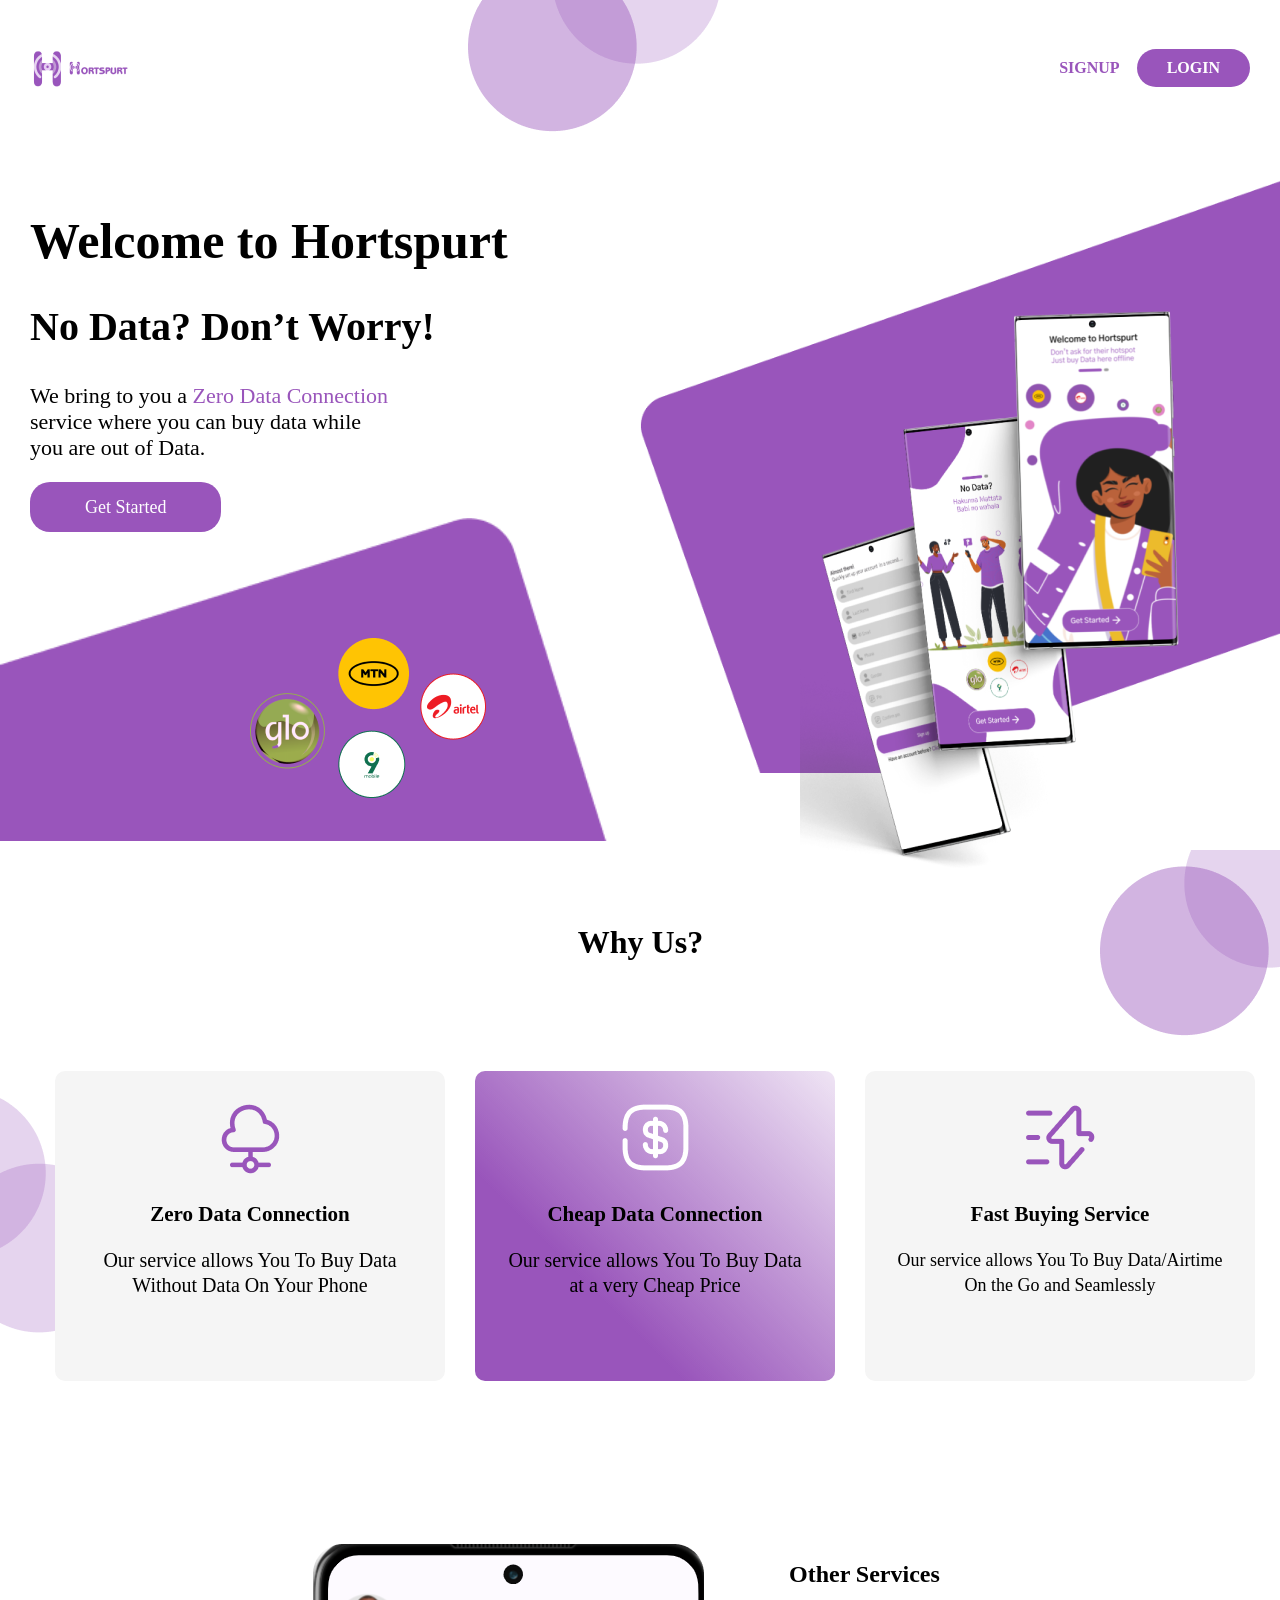
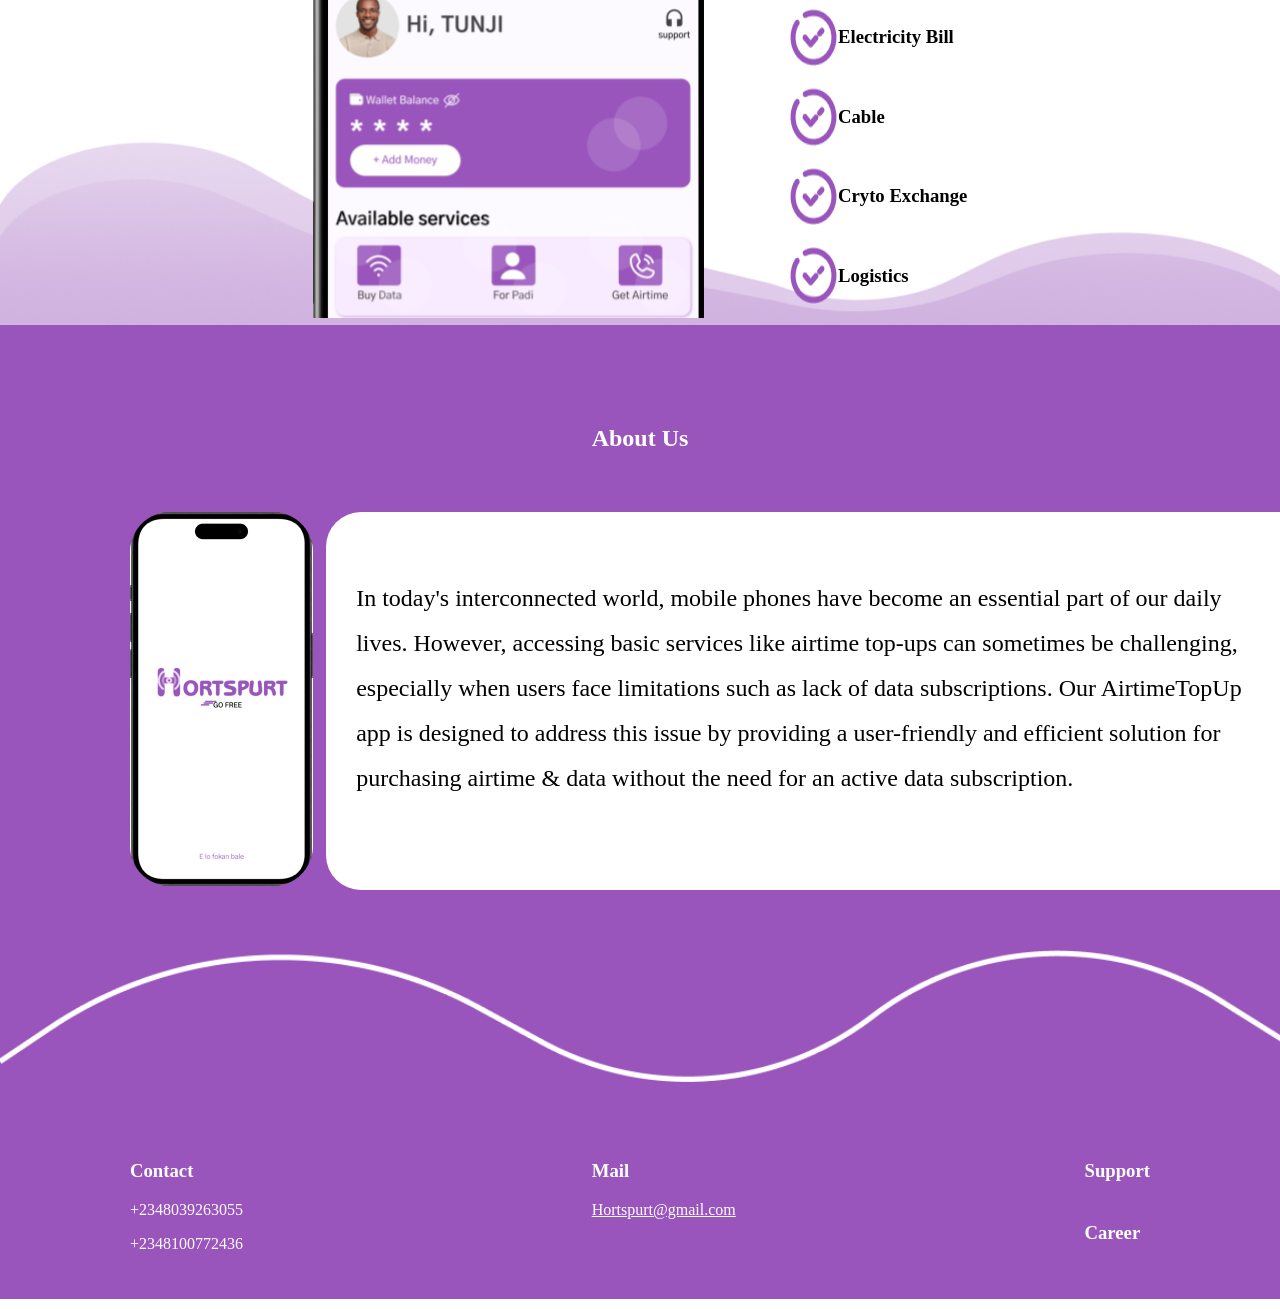
<file: index.html>
<!DOCTYPE html>
<html lang="en">
<head>
    <meta charset="UTF-8">
    <meta name="viewport" content="width=device-width, initial-scale=1.0">
    <title>Hotspurt Landing Page</title>

    <link rel="stylesheet" href="./landingPage.css">
    <link rel="stylesheet" href="./mobile.css">

    <!--Link to animate.css-->
    <link rel="stylesheet" href="animate.min.css">

</head>
<body>


<!--First Phase-->    
<div class="firstPhase">
    <div class="logo">
        <img src="images/NEW2 3.png" class="rotateLogo" alt="" />
        <img src="images/NEW2 2.png"  alt=""/>
    </div>
    <div class="topDesign animate__animated animate__slideInDown">
        <img src="images/Group 1223.png" alt="" class="circle" />
    </div>
    <div class="getIn">
        <a href="./signup.html" class="signup">SignUp</a>
        <a href="./login.html" class="login">LOGIN</a>
    </div>
</div>

<!--Second Phase-->
<div class="heroSection">
    <div class="hero1 animate__animated animate__fadeInLeft">
        <h1 class="welcome">
            Welcome to Hortspurt 
        </h1>
        <h2 class="worry">
            No Data? Don’t Worry!
        </h2>
        <div class="heroText">
                We bring to you a <span class="pColor">Zero Data Connection</span><br>
                service where you can buy data
                while<br> you are out of Data.
        </div>
        <br class="drp1">
        <br class="drp2">
        <a href="./login.html" class="cta">Get Started</a>

        <!---This is included here intentionally for mobile view-->
        <div class="Mobilehero2">
            <img src="images/Rectangle 1241.png" alt="" class="big" />
            <img src="images/Galaxy Note 20 Ultra.png" class="small" alt=""/>
        </div>
        <!---This was included here intentionally for mobile view-->

        <!---This is included here intentionally for mobile view-->
        <div class="mobileHero1">
            <div class="MobileNetworkImages">
                <img src="images/Rectangle 1242.png" alt="" class="outer"/>
                <img src="images/Group 19.png" alt=" " class="Inner" />
            </div>
            <div class="purpleCircle">
                
            </div>
        </div>
        <!---This was included here intentionally for mobile view-->

        <div class="networkImages">
            <img src="images/Rectangle 1242.png" alt="" class="outer"/>
            <img src="images/Group 19.png" alt=" " class="inner" />
        </div>
    </div>
    <div class="hero2 animate__animated animate__fadeInRight">
        <img src="images/Rectangle 1241.png" alt="" class="big" />
        <img src="images/Galaxy Note 20 Ultra.png" class="small" alt=""/>
    </div>
</div>

<!--Third Phase-->
<div class="whyUs">
    <div class="spacetaker">
        --JUST A SPACE-TAKER--
    </div>
    <h1 class="why">
        Why Us?
    </h1>
    <img src="images/Group 1221.png" alt="" class="up" />
</div>
<div class="reasons"> 
    <div class="greybox">
        <img src="images/cloud-connection.png" class="zeroData" alt="" />
        <h3 >Zero Data Connection</h3>
        <p class="our">Our service allows You To Buy Data<br class="brk">Without Data On Your Phone</p>
    </div>
    <div class="purplebox">
        <img src="images/dollar-square.png" class="noData" alt="" />
        <h3>Cheap Data Connection</h3>
        <p class="our">Our service allows You To Buy Data <br class="brk"> at a very Cheap Price</p>
    </div>
    <div class="greybox2">
        <img src="images/flash.png" class="zeroData" alt="" />
        <h3>Fast Buying Service</h3>
        <p class="our2">Our service allows You To Buy Data/Airtime<br class="brk"> On the Go and Seamlessly</p>
    </div>
</div>

<!--fourth phase-->
<div class="services">
    <div class="serviceImg">
        <img src="images/OnePlus 10T.png" alt="" class="serv"/>
    </div>
    <div class="serviceList">
        <h2>Other Services</h2>

        <div class="list">
          <div class="item">
            <img src="images/tick-circle.png" alt="" />
            <h3>Electricity Bill</h3>
          </div>
          <div class="item">
            <img src="images/tick-circle.png" alt="" />
            <h3>Cable</h3>
          </div>
          <div class="item">
            <img src="images/tick-circle.png" alt="" />
            <h3>Cryto Exchange</h3>
          </div>
          <div class="item">
            <img src="images/tick-circle.png" alt="" />
            <h3>Logistics</h3>
          </div>
        </div>
    </div>
</div>
<!--Another div for mobile devices (fourth phase)-->
<div class="mobileServices">
    <div class="otherServHeader">
        <img src="images/Group 1222 (1).png" alt="" class="ballon1" />
        <div class="servhead">
            <h2>Other Services</h2>
        </div>
    </div>
    <div class="list2">
        <div class="item">
          <img src="images/tick-circle.png" alt="" />
          <h3>Electricity Bill</h3>
        </div>
        <div class="item">
          <img src="images/tick-circle.png" alt="" />
          <h3>Cable</h3>
        </div>
        <div class="item">
          <img src="images/tick-circle.png" alt="" />
          <h3>Cryto Exchange</h3>
        </div>
        <div class="item">
          <img src="images/tick-circle.png" alt="" />
          <h3>Logistics</h3>
        </div>
      </div>
</div>
<!--End of another div for mobile devices-->

<!--fifth phase-->
<div class="mainCanopy">
    <div class="aboutUs">
        <h2>About Us</h2>
    </div>
    <div class="canopyContent1">
        <div class="aboutImage">
            <img src="images/Phone 1.png" alt="" />
        </div>
        <div class="aboutContent">
            <p class="aboutText">
                In today's interconnected world, mobile phones have become an
                essential<br class="break"> part of our daily lives. However, accessing basic services
                like airtime top<br class="break">-ups can sometimes be challenging, especially when
                users face limitations<br class="break"> such as  lack of data subscriptions. Our
                AirtimeTopUp app is designed to<br class="break"> address this issue by providing a
                user-friendly and efficient solution for<br class="break"> purchasing airtime & data without
                the need for an active data subscription.
              </p>
        </div>
    </div>

    <div class="wavyLine">
        <img src="images/Vector 179.png" alt="" class="wavyImg" />
    </div>
</div>

<!--div for mobile device-->
<div class="Aboutcontent2">
   <p class="AboutText2">
                In today's interconnected world, mobile phones have become an
                essential<br class="break"> part of our daily lives. However, accessing basic services
                like airtime top<br class="break">-ups can sometimes be challenging, especially when
                users face limitations<br class="break"> such as  lack of data subscriptions. Our
                AirtimeTopUp app is designed to<br class="break"> address this issue by providing a
                user-friendly and efficient solution for<br class="break"> purchasing airtime without
                the need for an active data subscription.
    </p>
</div>

<!--sixth phase-->
<div class="wavyLine2">
    <img src="images/Vector 179.png" alt="" class="wavyImg2" />
</div>
<div class="foooter">
    <div class="footer">
        <div class="contact">
            <h3>Contact</h3>
            <p>+2348039263055</p>
            <p>+2348100772436</p>
        </div>
          <div class="mail">
            <h3>Mail</h3>
            <p><a href="#" class="email">Hortspurt@gmail.com</a></p>
          </div>
     
    
        <div class="support">
          <a href="./let us know.html" class="foott"><h3 style="margin-bottom: 40px;">Support</h3></a>
          <h3>Career</h3>
        </div>
    </div>
</div>

<script src="./script.js"></script>
</body>
</html>
</file>
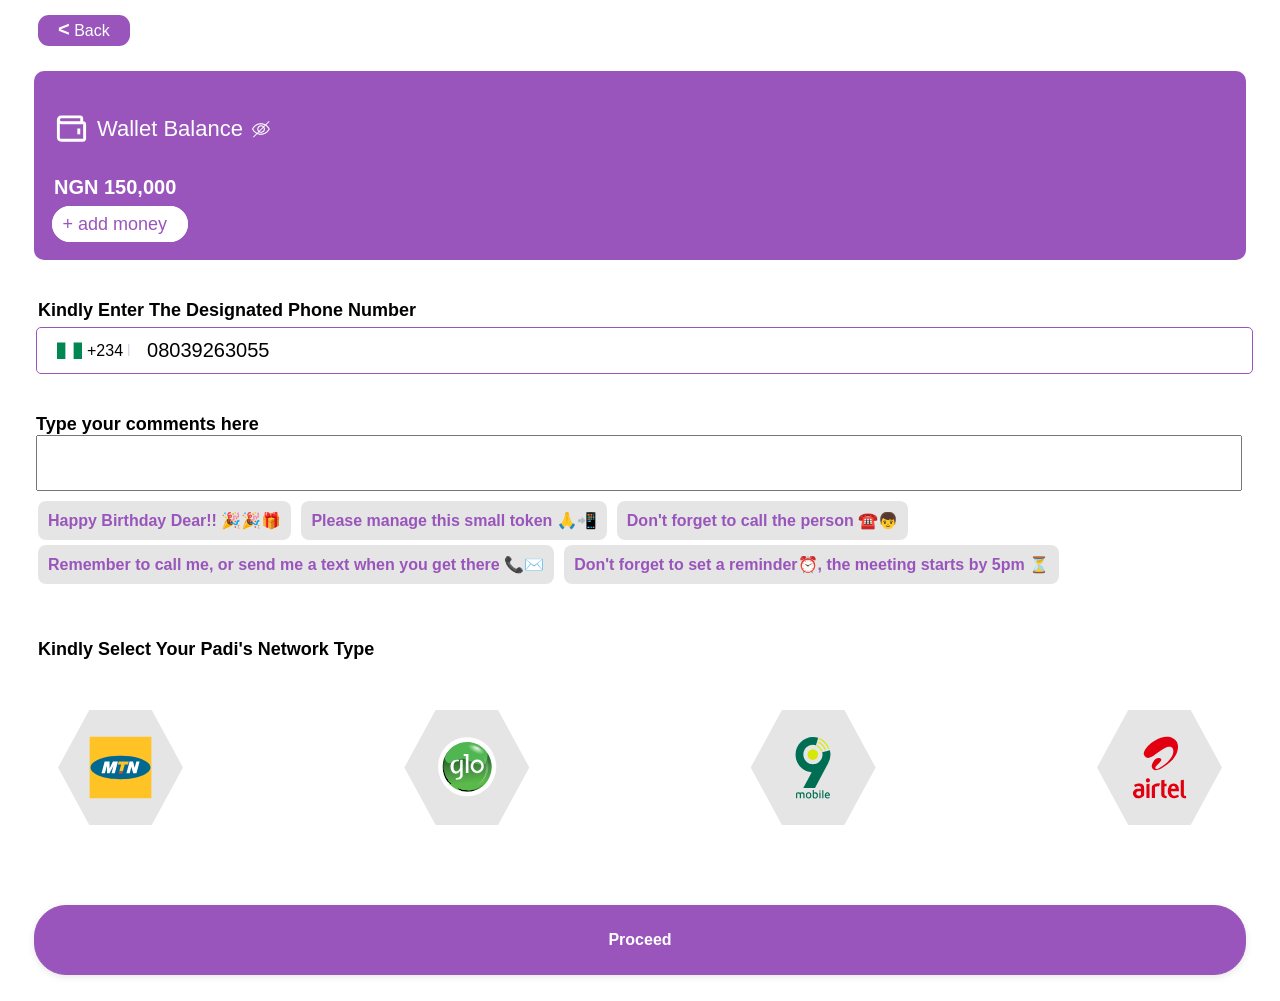
<file: airtime4Padi.html>
<!DOCTYPE html>
<html lang="en">
<head>
    <meta charset="UTF-8">
    <meta name="viewport" content="width=device-width, initial-scale=1.0">
    <title>Get airtime</title>

    <link rel="stylesheet" href="./getAirtime.css">
    <link rel="stylesheet" href="./BuyData.css">
    <link rel="stylesheet" href="./BuyDataMobile.css">
</head>
<body>
    
    <!--first phase-->
    <a href="./purchase.html" class="backArrow">
       <span class="arrow">&lt;</span> Back
    </a>

    <!--second phase-->
    <div class="walletBox">
        <div class="walletB">
            <svg xmlns="http://www.w3.org/2000/svg" width="35" height="35" viewBox="0 0 24 24" style="fill: white;"><path d="M16 12h2v4h-2z"></path><path d="M20 7V5c0-1.103-.897-2-2-2H5C3.346 3 2 4.346 2 6v12c0 2.201 1.794 3 3 3h15c1.103 0 2-.897 2-2V9c0-1.103-.897-2-2-2zM5 5h13v2H5a1.001 1.001 0 0 1 0-2zm15 14H5.012C4.55 18.988 4 18.805 4 18V8.815c.314.113.647.185 1 .185h15v10z"></path></svg>
            <span class="wb">
               Wallet Balance
            </span>
            <img src="images/Show.png" alt="" id="invisible" onclick="hideBalance()">
            <img src="images/Show (1).png" alt="" id="visible" onclick="showBalance()">
        </div>
    
        <div class="walletBalance" id="walletBalance">
            NGN 150,000
        </div>
    
        <div class="walletBalanceHidden" id="walletBalanceHidden">
           <img src="images/hid.png" alt="">
           <img src="images/hid.png" alt="">
           <img src="images/hid.png" alt="">
           <img src="images/hid.png" alt="">
        </div>
        <a href="#" class="addMoney">+ add money</a>  
    </div>

    <!--envelope -->
    <div class="bigEnvelope" id="bigEnvelope">
    <!--Third phase-->
    <div class="instruct">
        <b>Kindly Enter The Designated Phone Number</b>
    </div>
    <div class="numbbox">
        <div class="netimg">
            <img src="images/Group.jpg" alt="" class="naija">
            <div class="countryCode">+234</div>
            <img src="images/Line 5.png" alt="">
        </div>
        <input type="text" class="phonenumb" value="08039263055">
    </div>
    <div class="textBox">
        <b class="instruct3">Type your comments here</b>
        <input type="text" name="" id="commentbox" class="commentbox">
    </div>
    <div class="textSuggestionBox">
        <span class="suggestion" id="sugg1">
            Happy Birthday Dear!! 🎉🎉🎁
        </span>
        <span class="suggestion" id="sugg2">
            Please manage this small token 🙏📲
        </span>
        <span class="suggestion" id="sugg3">
            Don't forget to call the person ☎️👦
        </span>
        <span class="suggestion" id="sugg4">
            Remember to call me, or send me a text when you get there 📞✉️
        </span>
        <span class="suggestion" id="sugg5">
            Don't forget to set a reminder⏰, the meeting starts by 5pm ⏳ 
        </span>  
    </div>

    <!--Fourth phase-->
    <div class="instruct2">
        <b>Kindly Select Your Padi's Network Type</b>
    </div>
    <div class="networkType">
        <div class="HexContainer" onclick="change1()">
            <div class="hexagon">
                <div class="shape">
                    <img src="images/mtn.svg" alt="">
                    <div class="overlay" id="overlay1">
                        <img src="images/NEW2 2.png" alt="" class="logO">
                    </div>
               </div>
             </div>

        </div>
    
        <div class="HexContainer" onclick="change2()">
            <div class="hexagon">
                <div class="shape">
                    <img src="images/globacom-limited.svg" alt="">
                    <div class="overlay" id="overlay2">
                        <img src="images/NEW2 2.png" alt="" class="logO">
                    </div>
               </div>
             </div>

        </div>
    
        <div class="HexContainer" onclick="change3()">
            <div class="hexagon">
                <div class="shape">
                    <img src="images/9mobile.svg" alt="">
                    <div class="overlay" id="overlay3">
                        <img src="images/NEW2 2.png" alt="" class="logO">
                    </div>
               </div>
             </div>

        </div>
    
        <div class="HexContainer" onclick="change4()">
            <div class="hexagon">
                <div class="shape">
                    <img src="images/airtel-nigeria.svg" alt="">
                    <div class="overlay" id="overlay4">
                        <img src="images/NEW2 2.png" alt="" class="logO">
                    </div>
               </div>
             </div>

        </div>
    </div>

    <!--Fifth phase-->
    <a class="proceed"  onclick="revealProviderPlans()"   href="#">Proceed</a>
    </div>

    <!--Sixth Phase || ---API PHASE FOR DATA PLANS--- || -->
    <div class="dataPlans" id="dataPlans">
        <div class="selectHeader">
            <h1 class="spp">Select Provider Plan</h1>
            <h3 class="cancelBtn" id="cancelBtn" onclick="cancelPlan()">cancel</h3>
        </div>

        <div class="providerPlans">
            <div class="providerPlanX" id="providerPlan1">
                <div class="pp">
                    <p class="dataPrice" id=" ">N50</p>
                    <span>pay ₦50</span>
                </div>
                <img src="images/lamp.png" alt="" class="pImg">
            </div>
            <div class="providerPlanX" id="providerPlan2">
                <div class="pp">
                
                    <p class="dataPrice" id=" ">N50</p>
                    <span>pay ₦50</span>
                </div>
                <img src="images/lamp.png" alt="" class="pImg">
            </div>
            <div class="providerPlanX" id="providerPlan3">
                <div class="pp">
                    
                    <p class="dataPrice" id=" ">N100</p>
                    <span>pay ₦100</span>
                </div>
                <img src="images/lamp.png" alt="" class="pImg">
            </div>
            <div class="providerPlanX" id="providerPlan4">
                <div class="pp">
                    
                    <p class="dataPrice" id=" ">N200</p>
                    <span>pay ₦200</span>
                </div>
                <img src="images/lamp.png" alt="" class="pImg">
            </div>
            <div class="providerPlanX" id="providerPlan5">
                <div class="pp">
                    <p class="dataPrice" id=" ">N500</p>
                    <span>pay ₦500</span>
                </div>
                <img src="images/lamp.png" alt="" class="pImg">
            </div>
            <div class="providerPlanX" id="providerPlan5">
                <div class="pp">
                    <p class="dataPrice" id=" ">N1000</p>
                    <span>pay ₦1000</span>
                </div>
                <img src="images/lamp.png" alt="" class="pImg">
            </div>
            <div class="providerPlanX" id="providerPlan5">
                <div class="pp">
                    <p class="dataPrice" id=" ">N2000</p>
                    <span>pay ₦2000</span>
                </div>
                <img src="images/lamp.png" alt="" class="pImg">
            </div>
        </div>

        <div class="input-airtime">
            <span>  Enter specific amount:</span>
            <div class="myInput">
                <p>N</p>
                <input type="text" class="input" id="numberInput" pattern="[0-9]*">
                <button type="submit" id="submitBtn">buy</button>
            </div>
        </div>
    </div>
    
  


<script>

    //---javascript code for the suggestion box------//
   document.addEventListener("DOMContentLoaded", function() {
  // Get reference to commentbox and suggestions
  var commentBox = document.getElementById('commentbox');
  var suggestions = document.querySelectorAll('.suggestion');

  // Attach click event listener to each suggestion
  suggestions.forEach(function(suggestion) {
    suggestion.addEventListener('click', function() {
      // Append suggestion text to commentbox value
      commentBox.value += suggestion.textContent;
    });
  });
});

        function showBalance(){
            document.getElementById("walletBalance").style.display = "block";
            document.getElementById("walletBalanceHidden").style.display = "none";
            document.getElementById("invisible").style.display = "block";
            document.getElementById("visible").style.display = "none";
        }
    
        function hideBalance(){
            document.getElementById("walletBalance").style.display = "none";
            document.getElementById("walletBalanceHidden").style.display = "block";
            document.getElementById("invisible").style.display = "none";
            document.getElementById("visible").style.display = "block";
        }
    
        function viewMore(){
            document.getElementById("moreServices").style.display = "flex";
            document.getElementById("others").style.display = "none";
        }
    

        function change1(){
           
            document.getElementById("overlay1").style.opacity = 0.8;
            document.getElementById("overlay2").style.opacity = 0;
            document.getElementById("overlay3").style.opacity = 0;
            document.getElementById("overlay4").style.opacity = 0;
        }

        function change2(){
          
            document.getElementById("overlay2").style.opacity = 0.8;
            document.getElementById("overlay1").style.opacity = 0;
            document.getElementById("overlay3").style.opacity = 0;
            document.getElementById("overlay4").style.opacity = 0;
        }

        function change3(){ 
            document.getElementById("overlay3").style.opacity = 0.8;
            document.getElementById("overlay1").style.opacity = 0;
            document.getElementById("overlay2").style.opacity = 0;
            document.getElementById("overlay4").style.opacity = 0;
        }

        function change4(){
            
            document.getElementById("overlay4").style.opacity = 0.8;
            document.getElementById("overlay1").style.opacity = 0;
            document.getElementById("overlay2").style.opacity = 0;
            document.getElementById("overlay3").style.opacity = 0;
        }

        function revealProviderPlans(){
            document.getElementById("dataPlans").style.display = 'block';
            document.getElementById("bigEnvelope").style.display = 'none';
            document.getElementById("dataPlans").style.transitionDuration = '1000ms';
            document.getElementById("bigEnvelope").style.transitionDuration = '1000ms';
        }
        
        function cancelPlan(){
            document.getElementById("bigEnvelope").style.display = 'block';
            document.getElementById("dataPlans").style.display = 'none';
        }
        //to make the user input numeric only
        const numberInput = document.getElementById('numberInput');

numberInput.addEventListener('input', function (event) {
  // Remove any non-numeric characters
  this.value = this.value.replace(/[^0-9]/g, '');
});


const submitBtn = document.getElementById('submitBtn');

    numberInput.addEventListener('input', function () {
      if (numberInput.value.trim() !== "") {
        submitBtn.classList.add('active');
        submitBtn.disabled = false;
      } else {
        submitBtn.classList.remove('active');
        submitBtn.disabled = true;
      }
    });
    </script>
</body>
</html>
</file>
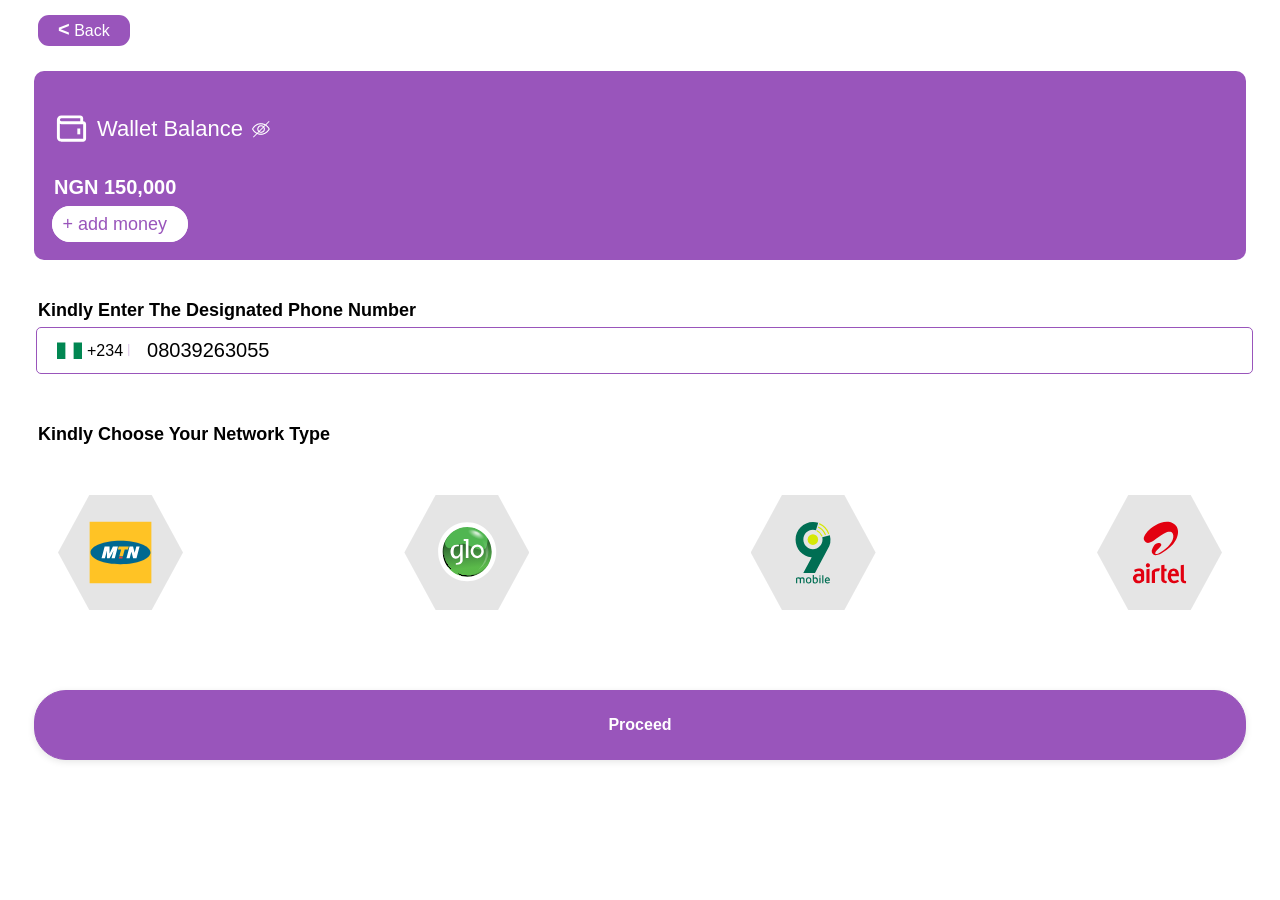
<file: BuyData.html>
<!DOCTYPE html>
<html lang="en">
<head>
    <meta charset="UTF-8">
    <meta name="viewport" content="width=device-width, initial-scale=1.0">
    <title>Buy Data</title>

    <link rel="stylesheet" href="./BuyData.css">
    <link rel="stylesheet" href="./BuyDataMobile.css">
</head>
<body>
    
    <!--first phase-->
    <a href="./purchase.html" class="backArrow">
       <span class="arrow">&lt;</span> Back
    </a>

    <!--second phase-->
    <div class="walletBox">
        <div class="walletB">
            <svg xmlns="http://www.w3.org/2000/svg" width="35" height="35" viewBox="0 0 24 24" style="fill: white;"><path d="M16 12h2v4h-2z"></path><path d="M20 7V5c0-1.103-.897-2-2-2H5C3.346 3 2 4.346 2 6v12c0 2.201 1.794 3 3 3h15c1.103 0 2-.897 2-2V9c0-1.103-.897-2-2-2zM5 5h13v2H5a1.001 1.001 0 0 1 0-2zm15 14H5.012C4.55 18.988 4 18.805 4 18V8.815c.314.113.647.185 1 .185h15v10z"></path></svg>
            <span class="wb">
               Wallet Balance
            </span>
            <img src="images/Show.png" alt="" id="invisible" onclick="hideBalance()">
            <img src="images/Show (1).png" alt="" id="visible" onclick="showBalance()">
        </div>
    
        <div class="walletBalance" id="walletBalance">
            NGN 150,000
        </div>
    
        <div class="walletBalanceHidden" id="walletBalanceHidden">
           <img src="images/hid.png" alt="">
           <img src="images/hid.png" alt="">
           <img src="images/hid.png" alt="">
           <img src="images/hid.png" alt="">
        </div>
        <a href="#" class="addMoney">+ add money</a>  
    </div>

    <!--envelope -->
    <div class="bigEnvelope" id="bigEnvelope">
    <!--Third phase-->
    <div class="instruct">
        <b>Kindly Enter The Designated Phone Number</b>
    </div>
    <div class="numbbox">
        <div class="netimg">
            <img src="images/Group.jpg" alt="" class="naija">
            <div class="countryCode">+234</div>
            <img src="images/Line 5.png" alt="">
        </div>
        <input type="text" class="phonenumb" value="08039263055">
    </div>


    <!--Fourth phase-->
    <div class="instruct2">
        <b>Kindly Choose Your Network Type</b>
    </div>
    <div class="networkType">
        <div class="HexContainer" onclick="change1()">
            <div class="hexagon">
                <div class="shape">
                    <img src="images/mtn.svg" alt="">
                    <div class="overlay" id="overlay1">
                        <img src="images/NEW2 2.png" alt="" class="logO">
                    </div>
               </div>
             </div>

        </div>
    
        <div class="HexContainer" onclick="change2()">
            <div class="hexagon">
                <div class="shape">
                    <img src="images/globacom-limited.svg" alt="">
                    <div class="overlay" id="overlay2">
                        <img src="images/NEW2 2.png" alt="" class="logO">
                    </div>
               </div>
             </div>

        </div>
    
        <div class="HexContainer" onclick="change3()">
            <div class="hexagon">
                <div class="shape">
                    <img src="images/9mobile.svg" alt="">
                    <div class="overlay" id="overlay3">
                        <img src="images/NEW2 2.png" alt="" class="logO">
                    </div>
               </div>
             </div>

        </div>
    
        <div class="HexContainer" onclick="change4()">
            <div class="hexagon">
                <div class="shape">
                    <img src="images/airtel-nigeria.svg" alt="">
                    <div class="overlay" id="overlay4">
                        <img src="images/NEW2 2.png" alt="" class="logO">
                    </div>
               </div>
             </div>

        </div>
    </div>

    <!--Fifth phase-->
    <a class="proceed"  onclick="revealProviderPlans()"   href="#">Proceed</a>
    </div>

    <!--Sixth Phase || ---API PHASE FOR DATA PLANS--- || -->
    <div class="dataPlans" id="dataPlans">
        <div class="selectHeader">
            <h1 class="spp">Select Provider Plan</h1>
            <h3 class="cancelBtn" id="cancelBtn" onclick="cancelPlan()">cancel</h3>
        </div>
        <div class="providerPlans">
            <div class="providerPlanX" id="providerPlan1">
                <div class="pp">
                    <a href="./checkoutPage.html" class="">Airtel Data - 50 Naira - 40MB - 1Day</a>
                    <p class="dataPrice" id=" ">N50</p>
                </div>
                <img src="images/lamp.png" alt="" class="pImg">
            </div>
            <div class="providerPlanX" id="providerPlan2">
                <div class="pp">
                    <a href="./checkoutPage.html" class="">Airtel Data - 100MB - CG - 7Days</a>
                    <p class="dataPrice" id=" ">N50</p>
                </div>
                <img src="images/lamp.png" alt="" class="pImg">
            </div>
            <div class="providerPlanX" id="providerPlan3">
                <div class="pp">
                    <a href="./checkoutPage.html" class=" ">Airtel Data - 100 Naira - 100MB - 1Day</a>
                    <p class="dataPrice" id=" ">N100</p>
                </div>
                <img src="images/lamp.png" alt="" class="pImg">
            </div>
            <div class="providerPlanX" id="providerPlan4">
                <div class="pp">
                    <a href="./checkOutPage.html" class="">Airtel Data - 300MB - CG - 30Days</a>
                    <p class="dataPrice" id=" ">N100</p>
                </div>
                <img src="images/lamp.png" alt="" class="pImg">
            </div>
            <div class="providerPlanX" id="providerPlan5">
                <div class="pp">
                    <a href="./checkoutPage.html" class="">Airtel Data - 500MB - CG - 30Days</a>
                    <p class="dataPrice" id=" ">N150</p>
                </div>
                <img src="images/lamp.png" alt="" class="pImg">
            </div>
        </div>
    </div>
    
  















    <script>
        function showBalance(){
            document.getElementById("walletBalance").style.display = "block";
            document.getElementById("walletBalanceHidden").style.display = "none";
            document.getElementById("invisible").style.display = "block";
            document.getElementById("visible").style.display = "none";
        }
    
        function hideBalance(){
            document.getElementById("walletBalance").style.display = "none";
            document.getElementById("walletBalanceHidden").style.display = "block";
            document.getElementById("invisible").style.display = "none";
            document.getElementById("visible").style.display = "block";
        }
    
        function viewMore(){
            document.getElementById("moreServices").style.display = "flex";
            document.getElementById("others").style.display = "none";
        }
    

        function change1(){
           
            document.getElementById("overlay1").style.opacity = 0.8;
            document.getElementById("overlay2").style.opacity = 0;
            document.getElementById("overlay3").style.opacity = 0;
            document.getElementById("overlay4").style.opacity = 0;
        }

        function change2(){
          
            document.getElementById("overlay2").style.opacity = 0.8;
            document.getElementById("overlay1").style.opacity = 0;
            document.getElementById("overlay3").style.opacity = 0;
            document.getElementById("overlay4").style.opacity = 0;
        }

        function change3(){ 
            document.getElementById("overlay3").style.opacity = 0.8;
            document.getElementById("overlay1").style.opacity = 0;
            document.getElementById("overlay2").style.opacity = 0;
            document.getElementById("overlay4").style.opacity = 0;
        }

        function change4(){
            
            document.getElementById("overlay4").style.opacity = 0.8;
            document.getElementById("overlay1").style.opacity = 0;
            document.getElementById("overlay2").style.opacity = 0;
            document.getElementById("overlay3").style.opacity = 0;
        }

        function revealProviderPlans(){
            document.getElementById("dataPlans").style.display = 'block';
            document.getElementById("bigEnvelope").style.display = 'none';
            document.getElementById("dataPlans").style.transitionDuration = '1000ms';
            document.getElementById("bigEnvelope").style.transitionDuration = '1000ms';
        }
        
        function cancelPlan(){
            document.getElementById("bigEnvelope").style.display = 'block';
            document.getElementById("dataPlans").style.display = 'none';
        }

    </script>
</body>
</html>
</file>
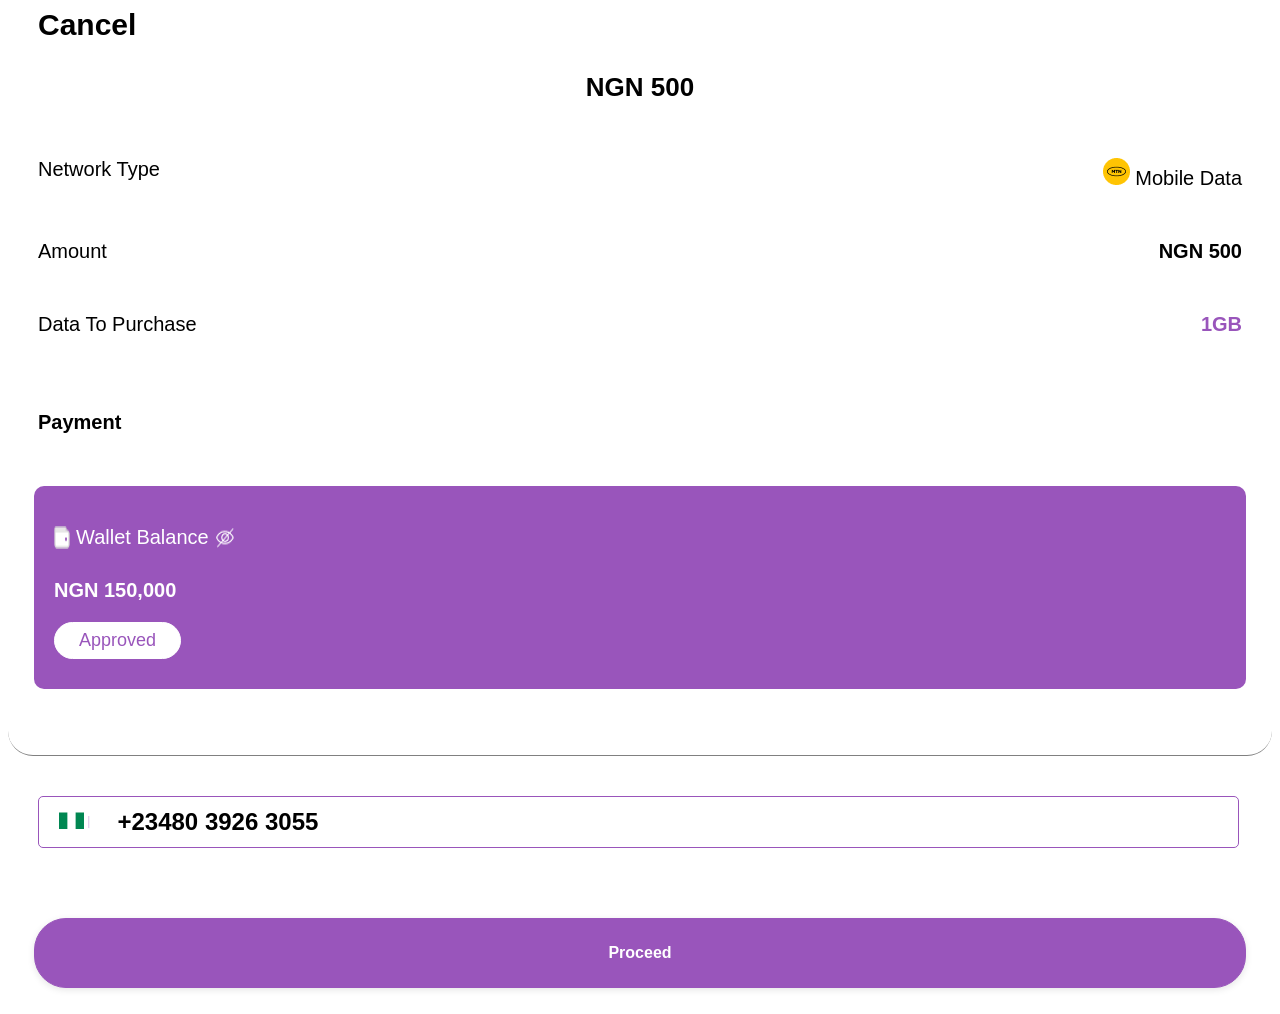
<file: checkoutPage.html>
<!DOCTYPE html>
<html lang="en">
<head>
    <meta charset="UTF-8">
    <meta name="viewport" content="width=device-width, initial-scale=1.0">
    <title>Check Out Page</title>

    <link rel="stylesheet" href="./checkOutPage.css">

</head>
<body>
    
<a href="./BuyData.html" class="cancelBtn">Cancel</a>

<div class="amountInNaira">
    NGN 500
</div>

<div class="networkType">
    <div class="nt">
        Network Type
    </div>
    <div class="networkAndImg">
        <img src="images/image 6.png">
        <span class="mb">Mobile Data</span>
    </div>
</div>

<div class="amountToBuy">
    <span>
      Amount  
    </span>
    <span class="amt">
        NGN 500
    </span>
</div>

<div class="dataToPurchase">
    <span>
        Data To Purchase
    </span>
    <span class="gb">
        1GB
    </span>
</div>

<div class="paymentHeading">
    Payment
</div>

<div class="walletBox">
    <div class="walletB">
        <img src="images/Group.png" alt=" ">
        <span class="wb">
           Wallet Balance
        </span>
        <img src="images/Show.png" alt="" id="invisible" onclick="hideBalance()">
        <img src="images/Show (1).png" alt="" id="visible" onclick="showBalance()">
    </div>

    <div class="walletBalance" id="walletBalance">
        NGN 150,000
    </div>

    <div class="walletBalanceHidden" id="walletBalanceHidden">
       <img src="images/hid.png" alt="">
       <img src="images/hid.png" alt="">
       <img src="images/hid.png" alt="">
       <img src="images/hid.png" alt="">
    </div>
    
    <div class="approval">
        Approved
    </div>    
</div>

<div class="bhr">
</div>

<div class="numbbox">
    <div class="netimg">
        <img src="images/Group.jpg" alt="">
        <img src="images/Line 5.png" alt="">
    </div>
    <input type="text" class="phonenumb" value="+23480 3926 3055">
</div>

<a href="./success.html" class="proceed">Proceed</a>







<script>

    function showBalance(){
        document.getElementById("walletBalance").style.display = "block";
        document.getElementById("walletBalanceHidden").style.display = "none";
        document.getElementById("invisible").style.display = "block";
        document.getElementById("visible").style.display = "none";
    }

    function hideBalance(){
        document.getElementById("walletBalance").style.display = "none";
        document.getElementById("walletBalanceHidden").style.display = "block";
        document.getElementById("invisible").style.display = "none";
        document.getElementById("visible").style.display = "block";
    }


</script>

</body>
</html>
</file>
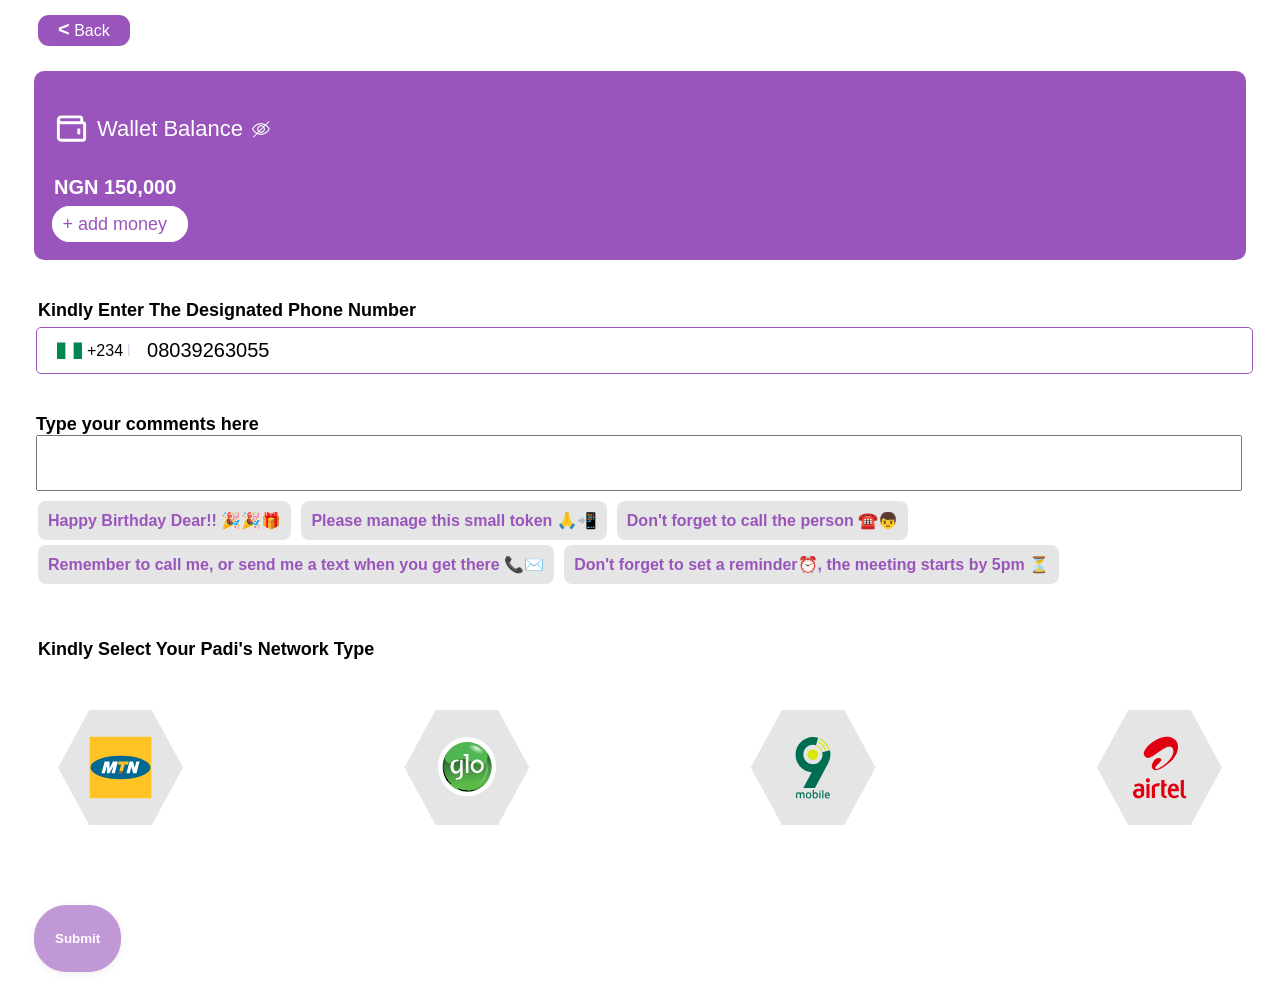
<file: data4Padi.html>
<!DOCTYPE html>
<html lang="en">
<head>
    <meta charset="UTF-8">
    <meta name="viewport" content="width=device-width, initial-scale=1.0">
    <title>Buy Data</title>

    <link rel="stylesheet" href="./BuyData.css">
    <link rel="stylesheet" href="./BuyDataMobile.css">
</head>
<body>
    
    <!--first phase-->
    <a href="./purchase.html" class="backArrow">
       <span class="arrow">&lt;</span> Back
    </a>

    <!--second phase-->
    <div class="walletBox">
        <div class="walletB">
            <svg xmlns="http://www.w3.org/2000/svg" width="35" height="35" viewBox="0 0 24 24" style="fill: white;"><path d="M16 12h2v4h-2z"></path><path d="M20 7V5c0-1.103-.897-2-2-2H5C3.346 3 2 4.346 2 6v12c0 2.201 1.794 3 3 3h15c1.103 0 2-.897 2-2V9c0-1.103-.897-2-2-2zM5 5h13v2H5a1.001 1.001 0 0 1 0-2zm15 14H5.012C4.55 18.988 4 18.805 4 18V8.815c.314.113.647.185 1 .185h15v10z"></path></svg>
            <span class="wb">
               Wallet Balance
            </span>
            <img src="images/Show.png" alt="" id="invisible" onclick="hideBalance()">
            <img src="images/Show (1).png" alt="" id="visible" onclick="showBalance()">
        </div>
    
        <div class="walletBalance" id="walletBalance">
            NGN 150,000
        </div>
    
        <div class="walletBalanceHidden" id="walletBalanceHidden">
           <img src="images/hid.png" alt="">
           <img src="images/hid.png" alt="">
           <img src="images/hid.png" alt="">
           <img src="images/hid.png" alt="">
        </div>
        <a href="#" class="addMoney">+ add money</a>  
    </div>

    <!--envelope -->
    <div class="bigEnvelope" id="bigEnvelope">
    <!--Third phase-->
    <div class="instruct">
        <b>Kindly Enter The Designated Phone Number</b>
    </div>
    <div class="numbbox">
        <div class="netimg">
            <img src="images/Group.jpg" alt="" class="naija">
            <div class="countryCode">+234</div>
            <img src="images/Line 5.png" alt="">
        </div>
        <input type="text" class="phonenumb" value="08039263055">
    </div>
    <div class="textBox">
        <b class="instruct3">Type your comments here</b>
        <input type="text" name="" id="commentbox" class="commentbox">
    </div>
    <div class="textSuggestionBox">
        <span class="suggestion" id="sugg1">
            Happy Birthday Dear!! 🎉🎉🎁
        </span>
        <span class="suggestion" id="sugg2">
            Please manage this small token 🙏📲
        </span>
        <span class="suggestion" id="sugg3">
            Don't forget to call the person ☎️👦
        </span>
        <span class="suggestion" id="sugg4">
            Remember to call me, or send me a text when you get there 📞✉️
        </span>
        <span class="suggestion" id="sugg5">
            Don't forget to set a reminder⏰, the meeting starts by 5pm ⏳ 
        </span>
        
    </div>


    <!--Fourth phase-->
    <div class="instruct2">
        <b>Kindly Select Your Padi's Network Type</b>
    </div>
    <div class="networkType">
        <div class="HexContainer" onclick="change1()">
            <div class="hexagon">
                <div class="shape">
                    <img src="images/mtn.svg" alt="">
                    <div class="overlay" id="overlay1">
                        <img src="images/NEW2 2.png" alt="" class="logO">
                    </div>
               </div>
             </div>

        </div>
    
        <div class="HexContainer" onclick="change2()">
            <div class="hexagon">
                <div class="shape">
                    <img src="images/globacom-limited.svg" alt="">
                    <div class="overlay" id="overlay2">
                        <img src="images/NEW2 2.png" alt="" class="logO">
                    </div>
               </div>
             </div>

        </div>
    
        <div class="HexContainer" onclick="change3()">
            <div class="hexagon">
                <div class="shape">
                    <img src="images/9mobile.svg" alt="">
                    <div class="overlay" id="overlay3">
                        <img src="images/NEW2 2.png" alt="" class="logO">
                    </div>
               </div>
             </div>

        </div>
    
        <div class="HexContainer" onclick="change4()">
            <div class="hexagon">
                <div class="shape">
                    <img src="images/airtel-nigeria.svg" alt="">
                    <div class="overlay" id="overlay4">
                        <img src="images/NEW2 2.png" alt="" class="logO">
                    </div>
               </div>
             </div>

        </div>
    </div>

    <!--Fifth phase-->
     <form id="query-form" action="data type.html" method="GET">
                <input type="submit" value="Submit" class="proceed" id="submit-button">
            </form>
    </div>

<script>
        function showBalance(){
            document.getElementById("walletBalance").style.display = "block";
            document.getElementById("walletBalanceHidden").style.display = "none";
            document.getElementById("invisible").style.display = "block";
            document.getElementById("visible").style.display = "none";
        }
    
        function hideBalance(){
            document.getElementById("walletBalance").style.display = "none";
            document.getElementById("walletBalanceHidden").style.display = "block";
            document.getElementById("invisible").style.display = "none";
            document.getElementById("visible").style.display = "block";
        }

    function change1(){
       
       document.getElementById("overlay1").style.opacity = 0.8;
       document.getElementById("overlay2").style.opacity = 0;
       document.getElementById("overlay3").style.opacity = 0;
       document.getElementById("overlay4").style.opacity = 0;
   }

   function change2(){
     
       document.getElementById("overlay2").style.opacity = 0.8;
       document.getElementById("overlay1").style.opacity = 0;
       document.getElementById("overlay3").style.opacity = 0;
       document.getElementById("overlay4").style.opacity = 0;
   }

   function change3(){ 
       document.getElementById("overlay3").style.opacity = 0.8;
       document.getElementById("overlay1").style.opacity = 0;
       document.getElementById("overlay2").style.opacity = 0;
       document.getElementById("overlay4").style.opacity = 0;
   }

   function change4(){
       
       document.getElementById("overlay4").style.opacity = 0.8;
       document.getElementById("overlay1").style.opacity = 0;
       document.getElementById("overlay2").style.opacity = 0;
       document.getElementById("overlay3").style.opacity = 0;
   }

   function revealProviderPlans(){
       document.getElementById("dataPlans").style.display = 'block';
       document.getElementById("bigEnvelope").style.display = 'none';
       document.getElementById("dataPlans").style.transitionDuration = '1000ms';
       document.getElementById("bigEnvelope").style.transitionDuration = '1000ms';
   }
   
   function cancelPlan(){
       document.getElementById("bigEnvelope").style.display = 'block';
       document.getElementById("dataPlans").style.display = 'none';
   }


   //---javascript code for the suggestion box------//
   document.addEventListener("DOMContentLoaded", function() {
  // Get reference to commentbox and suggestions
  var commentBox = document.getElementById('commentbox');
  var suggestions = document.querySelectorAll('.suggestion');

  // Attach click event listener to each suggestion
  suggestions.forEach(function(suggestion) {
    suggestion.addEventListener('click', function() {
      // Append suggestion text to commentbox value
      commentBox.value += suggestion.textContent;
    });
  });
});




   //to validate the box is selected before proceeding
   const checkboxes = document.querySelectorAll('.custom-checkbox');
        const form = document.getElementById('query-form');
        const submitButton = document.getElementById('submit-button');

        function validateForm(event) {
            let isCheckboxChecked = false;
            checkboxes.forEach(checkbox => {
                if (checkbox.checked) {
                    isCheckboxChecked = true;
                }
            });

            const isFormValid = isCheckboxChecked;

            // Enable or disable the submit button based on form validity
            submitButton.disabled = !isFormValid;

            if (isFormValid) {
                submitButton.classList.remove('disabled');
            } else {
                submitButton.classList.add('disabled');
            }

            return isFormValid;
        }

        form.addEventListener('submit', function(event) {
            validateForm(event);
        });

        checkboxes.forEach(checkbox => {
            checkbox.addEventListener('change', validateForm);
        });

        // Initial validation check on page load
        validateForm();
</script>
</body>
</html>
</file>
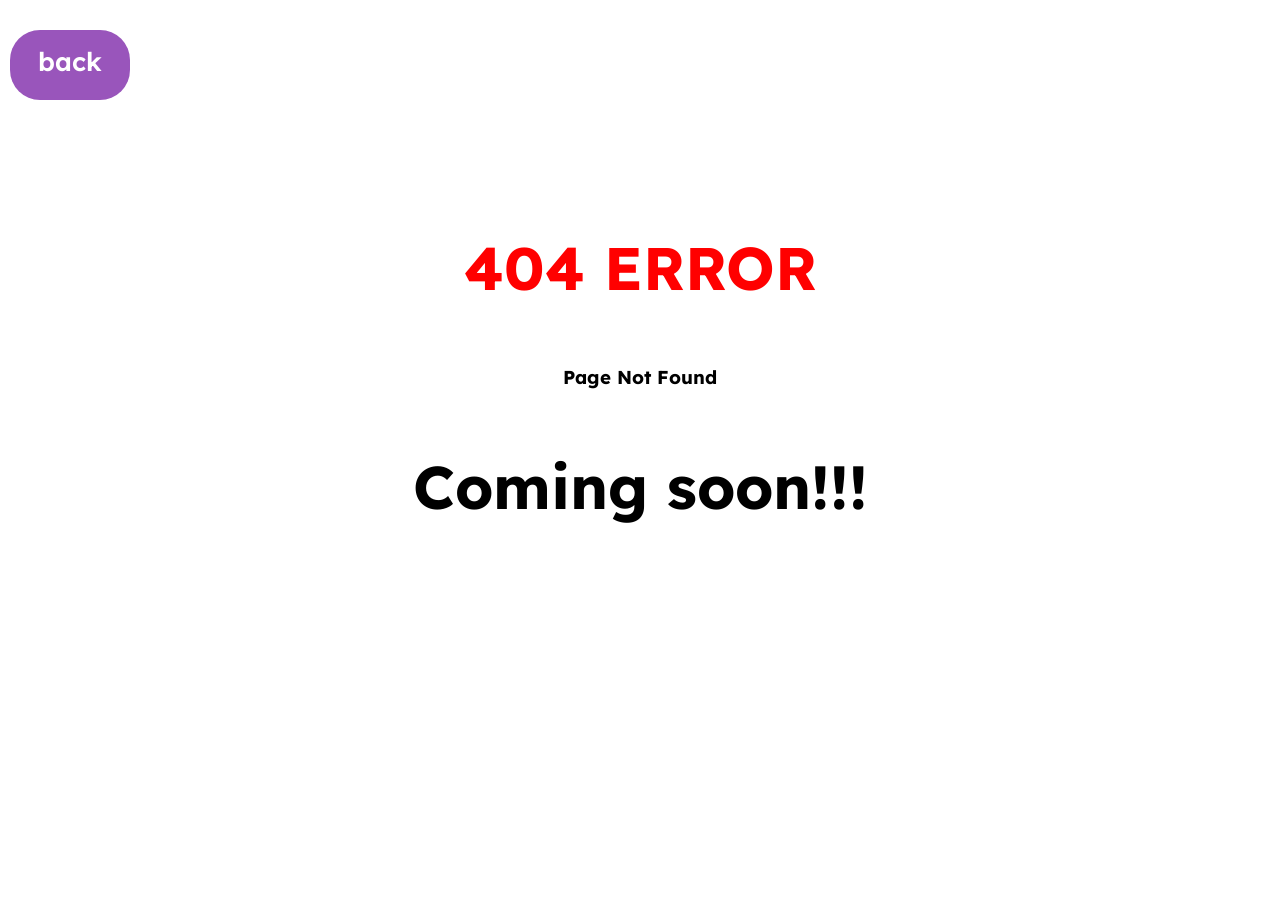
<file: error 404.html>
<!DOCTYPE html>
<html lang="en">
<head>
    <meta charset="UTF-8">
    <meta name="viewport" content="width=device-width, initial-scale=1.0">
    <title>error 404</title>
    <link rel="preconnect" href="https://fonts.googleapis.com">
    <link rel="preconnect" href="https://fonts.gstatic.com" crossorigin>
    <link href="https://fonts.googleapicss2?famoda:ital@1&display=swap" rel="stylesheet">
    <style>
        @import "https://fonts.googleapis.com/css2?family=Bodoni+Moda:ital@1&family=Lexend+Deca:wght@200&family=Lexend:wght@200;400;600&family=Nunito+Sans:opsz,wght@6..12,200&family=Roboto+Mono:ital,wght@1,100&display=swap";
        * {
            box-sizing: border-box;
            font-family: "Lexend Deca", sans-serif;
            position: relative;
            padding: 0;
            margin: 0;
        }
        body{
            
        }
        .container {
            display: flex;
            flex-direction: column;      
            margin: 100px auto;
            text-align: center;
        }
        h1{
            font-size: 60px;
        }h1,h3{
            padding: 30px;
        }
        a {
            display: flex;
            position: relative;
            outline: none;
            border: 0;
            border-radius: 30px;
            width: 120px;
            height: 70px;
            text-align: center;
            justify-content: center;
            font-size: 26px;
            color: white;
            font-weight: 600;
            background-color: #9955BB;
            text-decoration: none;
            padding: 15px;
            margin: 30px auto 100px 10px;
        }
        @media  screen and (max-width: 768px){
           
            a {
                width: 70px;
                height: 40px;
                margin: 10px;
                font-size: 16px;
                text-align: center;
                padding: 10px;
            }
            body{
                width: 100%;
                background-color: white;
                height: 100px;
                
            }
            h1,h3 {
                padding: 5px;
                font-size: 20px;
            }
            .container{
                margin: 30px auto;
                padding: 10px;
            }
            h1{
            font-size: 30px;
        }
        }
    </style>
</head>
<body>
    <div class="whole">
        <a href="./purchase.html">back</a>
        <div class="container">
            <h1 style="color: red">404 ERROR</h1>
            <h3>Page Not Found</h3>
            <h1>Coming soon!!!</h1>
        </div>
    </div>
</body>
</html>
</file>
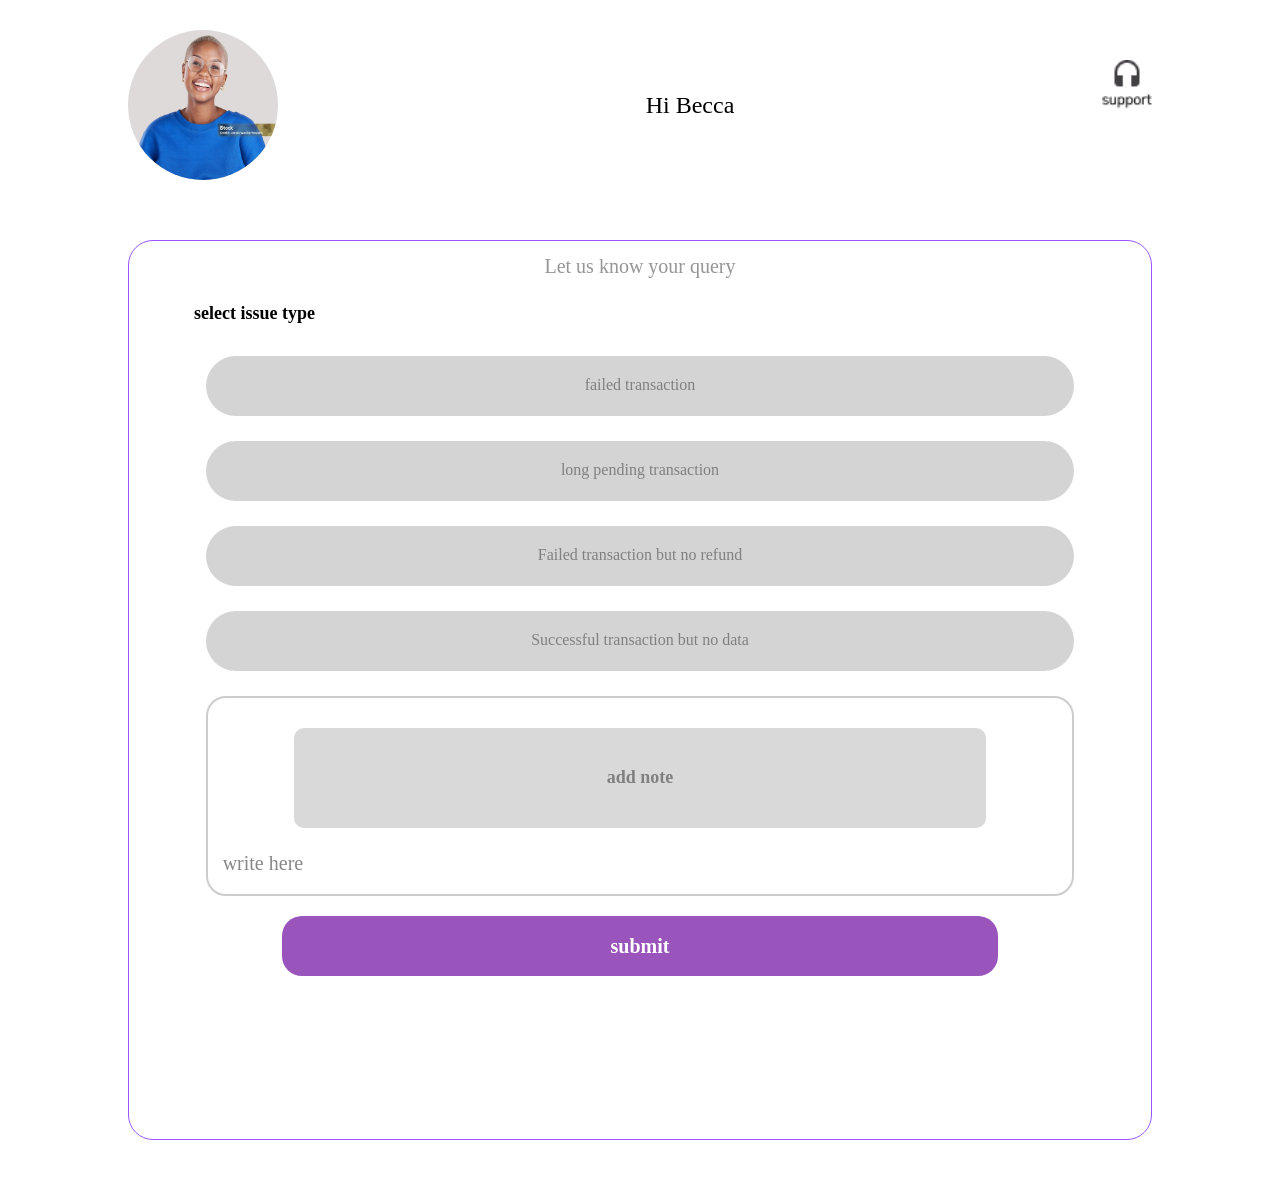
<file: let us know.html>
<!DOCTYPE html>
<html lang="en">
<head>
    <meta charset="UTF-8">
    <meta name="viewport" content="width=device-width, initial-scale=1.0">
    <title>Let us know your query</title>
    <link rel="stylesheet" href="let us know.css" />
</head>
<body>
    <div class="holder">
        <div class="profile-head">
            <div class="pic-container">
                <img src="./images/profile image hortspurt.png" alt="user profile image">
            </div>
               <h1 class="intro">Hi Becca</h1>
               <a href="./let us know.html"><img src="./images/Frame 28.png" id="img"></a>
        </div>
        <section>
            <p>Let us know your query</p>
            <h6>select issue type</h6>

            <!--complaints-->
            <input type="radio" id="checkbox1" class="custom-checkbox">
        <label for="checkbox1">failed transaction</label>

        <input type="radio" id="checkbox2" class="custom-checkbox">
        <label for="checkbox2"> long pending transaction</label>

        <input type="radio" id="checkbox3" class="custom-checkbox">
        <label for="checkbox3">Failed transaction but no refund</label>

        <input type="radio" id="checkbox4" class="custom-checkbox">
        <label for="checkbox4"> Successful transaction but no data</label>
        
        <div class="note">
            <input type="text" placeholder="add note" id="add-note">
            <p style="color: #878787;">write here</p>
        </div>

       <a href="./we know.html"> <input type="submit" value="submit" class="submit-button"></a>
    </section>
    </div>

<script>
    const checkboxes = document.querySelectorAll('.custom-checkbox');

checkboxes.forEach(checkbox => {
    checkbox.addEventListener('click', function() {
        // Uncheck siblings
        checkboxes.forEach(sibling => {
            if (sibling !== checkbox) {
                sibling.checked = false;
            }
        });
    });
});

</script>
</body>
</html>
</file>
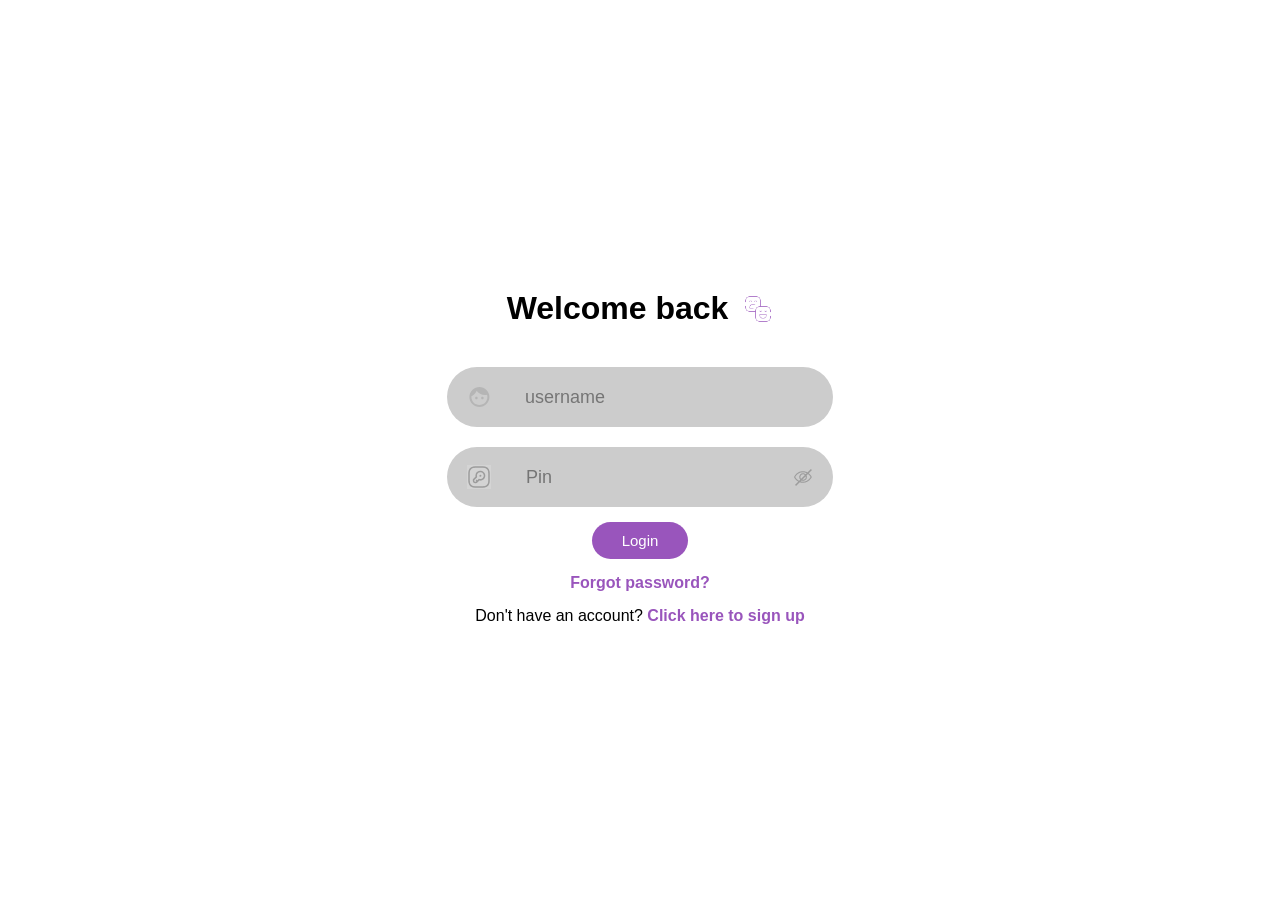
<file: login.html>
<html lang="en">
<head>
    <meta charset="UTF-8">
    <meta http-equiv="X-UA-Compatible" content="IE=edge">
    <meta name="viewport" content="width=device-width, initial-scale=1.0">
    <title>hortspot login</title> 
    <link rel="stylesheet" href="./login.css">
</head>
<body>
    <div class="container">
        <div class="signin-signup">
            <form action="" class="sign-in-form">
                <div class="head-container">
                    <h1>Welcome back</h1>
                    <img src="images/smileys.png" alt="" class="smiley">
                 </div>
                <!--<p class="miss"> we miss you!! </p>--> 

                <div class="my-inputs">
                    <div class="input-field">
                      <img src="images/face-man.svg" alt="">
                      <input type="text" placeholder="username" id="username">
                    </div>

                    <div class="input-field">
                            <img src="images/key-square.png" alt="">
                            <input type="password" name="" id="pin" placeholder="Pin" class="input" oninput="onPasswordInput(false)">
                            <span class="eye" onclick="passwordVisibility(false)">
                              <img src="images/icons8-eye-24.png" alt="" id="hide1">
                              <img src="images/login show.png" alt="" id="hide2">
                            </span>
                    </div>

                    <div class="submit">
                      <a href="./purchase.html" class="loginBtn">Login</a>
                      <!---<input type="submit" value="Login" class="btn">-->
                    </div>
                </div>         

                <div class="forgot">
                    <p style="color: #9955bc; text-align: center;">Forgot password?</p>
                </div>
                <div class="no-acct">
                 <p>Don't have an account? <a href="./signup.html">Click here to sign up</a></p>
                </div>
            </form>
        </div>
    </div>
    


    <script>
        function passwordVisibility(isConfirmPassword) {
      const pin = document.getElementById("pin");
      const confirmPin = document.getElementById("confirm-pin");
      //const button = document.getElementById("btn");
      const pinEye = document.getElementById("hide1");
      const pinEyeSlash = document.getElementById("hide2");
      
      if(!isConfirmPassword){
        if(pin.type === 'password') {
          pinEye.style.display = 'block';
          pinEyeSlash.style.display = 'none';
          pin.type = 'text';
        }
        else {
          pinEye.style.display = 'none';
          pinEyeSlash.style.display = 'block';
          pin.type = 'password';
        }
      } else {
        const pinEyeConfirm = document.getElementById("confirm-hide1");
        const pinEyeSlashConfirm = document.getElementById("confirm-hide2");
        
        if(confirmPin.type === 'password') {
          confirmPin.type = 'text';
          pinEyeConfirm.style.display = 'block';
          pinEyeSlashConfirm.style.display = 'none';
        }
        else {
          confirmPin.type = 'password';
          pinEyeConfirm.style.display = 'none';
          pinEyeSlashConfirm.style.display = 'block';
        }
      }
    }
    </script>
</file>
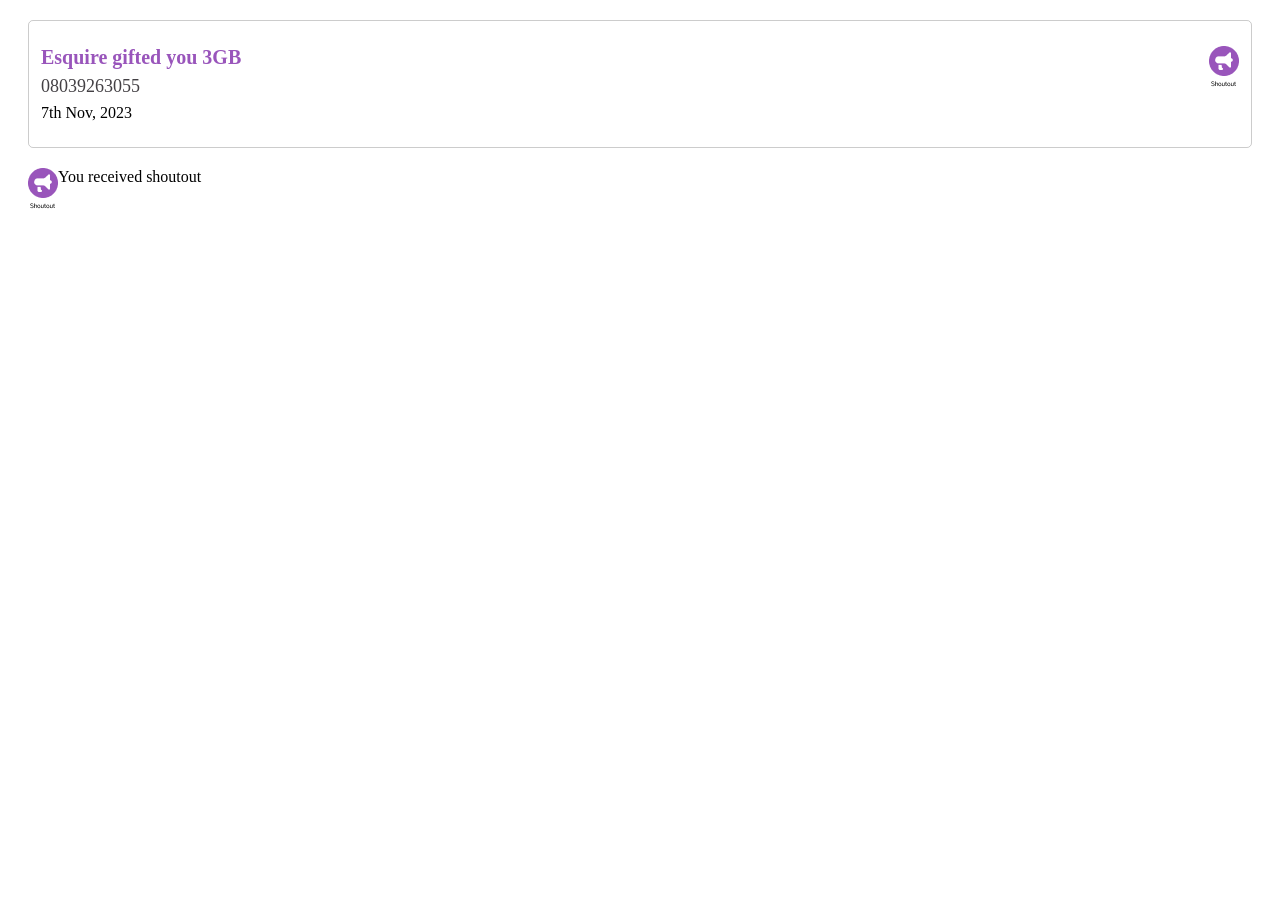
<file: shoutout.html>
<!DOCTYPE html>
<html lang="en">
<head>
    <meta charset="UTF-8">
    <meta name="viewport" content="width=device-width, initial-scale=1.0">
    <title>Document</title>
    <link rel="stylesheet" href="./shoutout.css">
</head>
<body>
    <div class="mainbox">
        <div class="shouterDetails">
            <span class="shouterNameAnGb">
                Esquire gifted you 3GB
            </span>
            <span class="shouterPhoneNo">
                08039263055
            </span>
            <span class="shouterDate">
                7th Nov, 2023
            </span>
        </div>
        <div class="shoutImg">
            <img src="images/Frame 42.png" alt="">
        </div>
    </div>

    <div class="shoutNotif">
        <img src="images/Frame 42.png" alt="">
        <span>You received shoutout</span>
    </div>


</body>
</html>
</file>
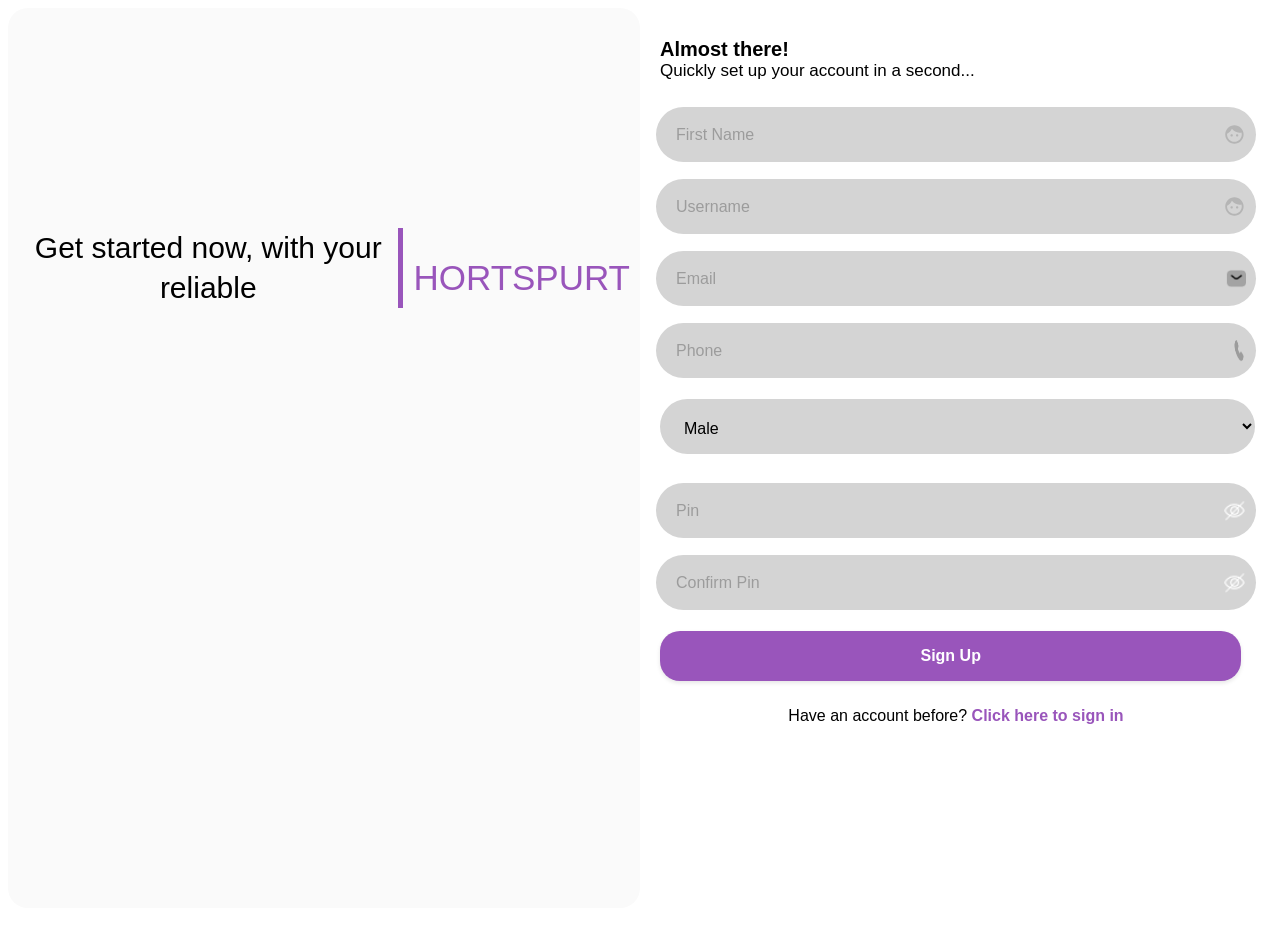
<file: signup.html>
<html lang="en">
<head>
    <meta charset="UTF-8">
    <meta http-equiv="X-UA-Compatible" content="IE=edge">
    <meta name="viewport" content="width=device-width, initial-scale=1.0">
    <title>Get started</title>
    <link rel="stylesheet" href="signup.css">
</head>
<body>
   <div class="body">
      <div class="content-container">
        <form id="form" action="/">
          <div class="division">

            <div class="sign-up" id="welcome">
              <img src="./images/Ellipse 9.png" id="circle1">
              <h2>Get started now, with your reliable <span>HORTSPURT</span></h2>
              <img src="./images/Ellipse 10.png" id="circle2">
            </div>


              <div class="sign-up">
                <p class="head"> Almost there! <br> <span>  Quickly set up your account in a second... </span></p>  
              <div class="input-control">
                <input type="text" id="fullname" placeholder="First Name" class="input" required>
                <img src="images/face-man.svg" alt="">
              </div>
    
              <div class="input-control">
                <input type="text" name="" id="lastname" placeholder="Username" class="input" required>
                <img src="images/face-man.svg" alt="">    
              </div>
    
              <div class="input-control">
                <input type="email" name="" id="gmail" placeholder="Email" class="input" required>
                <img src="images/email-edit-outline.png" alt="">
              </div>
    
              <div class="input-control">
                <input type="text" name="" id="phonenumber" placeholder="Phone" class="input"required>
                <img src="images/call.png" alt="" class="phoneImg" style="width:2%; padding-right: 2px;">
              </div>
    
              <!--The option to select gender-->
            
             
                <label for="gender"></label>
                <select id="gender" name="gender"  required>
                  <option value="male">Male</option>
                  <option value="female">Female</option>
                  <option value="other">Other</option>
                </select>

          
                  
              <br>
              <div class="input-control">
                <input type="password" name="" id="pin" placeholder="Pin" class="input">               
                  <img src="images/Show.png" alt="" id="visible" class="eye"  onclick="toggleIcons()">
              </div>
    
              <div class="input-control">
                <input type="password" name="" id="confirm-pin" placeholder="Confirm Pin" class="input"> 
                  <img src="images/Show.png" alt="" id="visible" class="eye"  onclick="toggleIcons()">
              </div> 
    
              <button type="submit" class="submit-button" id="btn"><a href="./purchase.html"><b>Sign Up</b></a></button>            
          <div class="text-container">
            <p class="bottom">Have an account before? <a href="./login.html">Click here to sign in</a></p>
          </div>
              </div>
        </div>
      </form>
      </div>
   </div>
   <script>

    var a;
    function toggleIcons() {
      if(a ==1) {
        document.getElementById('password').type = 'password';
        document.getElementById('visible').src = 'images/Show (1).png';
        a = 0
      }
      else{
        document.getElementById('password').type = 'text';
        document.getElementById('visible').src = 'images/Show.png';
        a = 1
      }
    }
    </script>
  </body>
  </html>
</file>
<file: landingPage.css>
body{
    margin-top: -10px;
    margin-right: 0px;
    margin-left: 0px;
}

.firstPhase{
    display: flex;
    justify-content: space-between;
    padding: 10px 30px;
}

.rotateLogo{
    padding-right: 2px;
    -webkit-animation: rotate 2s normal linear infinite;
    animation: rotate 2s normal linear infinite;
}

@keyframes rotate{
    0%{
        -webkit-transform: rotate3d(0, 0, 1, 0deg);
        transform: rotate3d(0, 0, 1, 0deg);
    }

    25%{
        -webkit-transform: rotate3d(0, 0, 1, 90deg);
        transform: rotate3d(0, 0, 1, 90deg);
    }

    50%{
        -webkit-transform: rotate3d(0, 0, 1, 180deg);
        transform: rotate3d(0, 0, 1, 180deg);
    }

    75%{
        -webkit-transform: rotate3d(0, 0, 1, 270deg);
        transform: rotate3d(0, 0, 1, 270deg);
    }

    100%{
        -webkit-transform: rotate3d(0, 0, 1, 360deg);
        transform: rotate3d(0, 0, 1, 360deg);
    }
}

.logo{
    display: flex;
    justify-content: center;
    align-items: center;
}

.getIn{
    display: flex;
    justify-content: center;
    align-items: center;
}

.getIn a{
    text-decoration-line: none;
    font-size: 16px;
    font-style: normal;
    font-weight: 700;
    line-height: normal;
    text-transform: uppercase;
    
}

.signup{
    color: #95b;
    padding-right: 17px;
}

.signup:hover{
    letter-spacing: 2px;
    transition: 410ms;
}

.login{
    color: white;
    background-color: #95b;
    border-radius: 25px;
    padding: 10px 30px;
    text-align: center;
}

.login:hover{
    background-color: transparent;
    color: #95b;
    transition: 410ms;
    border: 0.2px solid #95b;
}


/*  second phase  */

.heroSection{
    display: flex;
    justify-content: space-between;
}

.pColor{
    color: #95b;
}

.welcome, .worry, .heroText{
    padding-left: 30px;
}

.cta{
    text-decoration-line: none;
    font-size: 18px;
    margin-left: 30px;
    background-color: #95b;
    color: white;
    padding: 15px 55px;
    border-radius: 20px;
}

.cta:hover{
    color: #9955BB;
    background: transparent;
    border: 0.1px solid #9955BB;
    transition: 450ms;
}

.networkImages{
    position: relative;
}

.outer{
    width: 100%;
}

.inner{
    position: absolute;
    top: 120px;
    left: 250px;
    
}

.hero1{
    margin-top: 32px;
    width: 100%;
}



.hero2{
    position: relative;
    width: 100%;
}

.Mobilehero2, .mobileHero1{
    display: none;
  }

.big{
    width: 100%;
}

.small{
    position: absolute;
    top: 22%;
    left: 25%;
}


.welcome{
    font-size: 50px;
}

.worry{
    font-size: 40px;
}

.heroText{
    font-size: 22px;
}



/*  Third Phase */

.whyUs{
    width: 100%;
    display: flex;
    justify-content: space-between;
    align-items: center;
    padding: 5px 0px;
}



.reasons{
    display: flex;
    justify-content: center;
    align-items: center;
    background-image: url('./images/Group\ 1222.png');
    background-repeat: no-repeat;
    background-position:left;
    padding-top: 30px;
}

.spacetaker{
    visibility: hidden;
}

.noData{
    -webkit-animation: moveBox 2s normal linear infinite;
    animation: moveBox 2s normal linear infinite;
}

@keyframes moveBox{
    0%{
        -webkit-transform: translateY(-10px);
        transform: translateY(-10px);
    }

    25%{
        -webkit-transform: translateY(10px);
        transform: translateY(10px);
    }

    50%{
        -webkit-transform: translateX(-10px);
        transform: translateX(-10px);
    }

    75%{
        -webkit-transform: translateX(10px);
        transform: translateX(10px);
    }

    100%{
        -webkit-transform: translateX(0px);
        transform: translateX(0px);
    }
}

.zeroData{
    -webkit-animation: rotateBox 2s normal linear infinite;
    animation: rotateBox 2s normal linear infinite;
}

@keyframes rotateBox{
    0%{
        -webkit-transform: rotate3d(0, 0, 1, 0deg);
        transform: rotate3d(0, 0, 1, 0deg);
    }

    25%{
        -webkit-transform: rotate3d(0, 0, 1, 13deg);
        transform: rotate3d(0, 0, 1, 13deg);
    }

    50%{
        -webkit-transform: rotate3d(0, 0, 1, 0deg);
        transform: rotate3d(0, 0, 1, 0deg);
    }

    75%{
        -webkit-transform: rotate3d(0, 0, 1, -13deg);
        transform: rotate3d(0, 0, 1, -13deg);
    }

    100%{
        -webkit-transform: rotate3d(0, 0, 1,0deg);
        transform: rotate3d(0, 0, 1, 0deg);
    }
}


.greybox{
    text-align: center;
    border-radius: 10px;
    background: #F5F5F5;
    padding: 30px;
    height: 250px;
    width: 330px;
    line-height: 25px;
    font-size: 18px;
    margin-left: 30px;
}

.greybox2{
    text-align: center;
    border-radius: 10px;
    background: #F5F5F5;
    padding: 30px;
    height: 250px;
    width: 330px;
    line-height: 25px;
    font-size: 18px;
    margin-left: 30px;
}

.purplebox{
    text-align: center;
    border-radius: 10px;
    background: linear-gradient(45deg, #95B 31.26%, rgba(153, 85, 187, 0.00) 112.69%);
    padding: 30px;
    height: 250px;
    width: 300px;
    line-height: 25px;
    font-size: 18px;
    margin-left: 30px;
}

.our{
    font-size: 20px;
}

.our2{
    font-size: 18px;
}



/*  FOURTH Phase */

.services{
    padding: 160px 270px 0px;
    display: block;
    display: flex;
    justify-content: space-around;
    align-items: center;
    background-image: url('images/Group 1214.png');
    background-repeat: no-repeat;
    background-position: bottom;
    background-size: contain;
}

.list{
    display: block;
    width: 100%;
}

.item{
    display: flex;
    width: 100%;
    margin-bottom: 20px;
}

.mobileServices{
    display: none;
}

/*  Fifth Phase */

.mainCanopy{
    background-color: #9955BB;
    padding: 30px 0px;
}

.aboutUs{
    text-align: center;
    width: 100%;
    padding-top: 50px;
    color: white;
}

.canopyContent1{
    display: flex;
    margin-top: 60px;
    justify-content: space-between;
    width: 100%;
}

.aboutContent{
    width: 71%;
    background-color: white;
    border-top-left-radius: 35px;
    border-bottom-left-radius: 35px;
    padding: 40px 15px 10px 30px;
    display: block;
}

.Aboutcontent2{
    display: none;
}

.aboutText{
    width: 100%;
    font-size: 24px;
    line-height: 45px;
    color: black;
    right: 0px;
    
}

.break{
    display: none;
}

.aboutImage{
    padding-left: 130px;
}

.wavyLine{
    display: block;
}

.wavyLine2{
    display: none;
}

.wavyImg{
    display: block;
    width: 100%;
    margin-top: 60px;
}

.wavyImg2{
    display: none;
}


/*  Sixth Phase */
.foooter{
    background-color: #9955BB;
    width: 100%; 
}

.footer{
    display: flex;
    justify-content: space-between;
    padding: 30px 130px;
    color: white;
}

.foott{
    text-decoration-line: none;
    text-decoration-color: white;
    color: white;
}

.foott:hover{
    transition: 600ms;
    letter-spacing: 1.2px;  
}

.email{
    text-decoration-line: underline;
    text-decoration-color: white;
    color: white;
}

.email:hover{
    transition: 600ms;
    letter-spacing: 1.2px;
}
</file>
<file: mobile.css>
@media screen and (max-width:600px){

    html, body{
        width: 100%;
        height: 100%;
        overflow-x: hidden;
    }

    body{
        margin-top: 0px;
    }


    .firstPhase{
        display: flex;
        justify-content: space-between;
        padding: 0px 10px;
    }

    .logo img{
        width: 50%;
        padding-top: 15px;
    }

    .topDesign{
        text-align: center;
    }

    .topDesign img{
        width: 50%;
    }

    .getIn{
        padding-top: 15px;
    }
    
    .getIn a{
        font-size: 10px;
    }

    .signup{
        padding-right: 5px;
    }

        
    .login{
     border-radius: 25px;
     padding: 7.5px 22.5px;
     text-align: center;
    }


    /*  second phase  */

    .hero1{
        text-align: center;
    }

    .welcome, .worry, .heroText{
        padding-left: 0px;
    }

    .welcome{
        font-size: 22px;
    }

    .worry{
        font-size: 17px;
    }

    .heroText{
        font-size: 12px;
    }
    
    .cta{
        font-size: 16px;
        margin-left: 0px;
        padding: 9px 30px;
        border-radius: 12px;
    }

    .drp1{
        display: none;
    }

    .networkImages, .hero2{
        display: none;
    }

 
    .mobileHero1{
        display: block;
      }

    .Mobilehero2{
      display: block;
      position: relative;
      width: 100%;
    }

    .big{
        width: 73%;
        margin-right: -110px;
    }
    
    .small{
        position: absolute;
        width: 50%;
        top: 19%;
        left: 24%;
    }

    .Inner{
        position: absolute;
        padding-top: 60px;
        left: 50px;
        width: 45%;
    }
    

    .MobileNetworkImages{
        display: block;
        position: relative;
        width: 100%; 
    }

    .outer{
        position: relative;
        display: block;
    }

    .Inner{
        position: absolute;
        top: 0px;
        left: 50px;
        width: 45%;
    }


    /* third phase */

    .reasons{
        display: flex;
        flex-direction: column;
        align-items: center;
        width: 100%;
        margin: 0px;
        padding: 0px;
        background-image: none;
    }

    .whyUs, .why{
        text-align: center;
        width: 100%;
        display: block;
    }

    .up{
        display: none;
    }

    .greybox{
        text-align: center;
        border-radius: 10px;
        background: #F5F5F5;
        padding: 30px;
        height: 205px;
        width: 250px;
        line-height: 25px;
        font-size: 11px;
        margin-bottom: 25px;
        margin-left: 0px;
    }

    .greybox2{
        text-align: center;
        border-radius: 10px;
        background: #F5F5F5;
        padding: 30px;
        height: 205px;
        width: 250px;
        line-height: 25px;
        font-size: 11px;
        margin-bottom: 25px;
        margin-left: 0px;
    }


    .purplebox{
        text-align: center;
        border-radius: 10px;
        background: #F5F5F5;
        padding: 30px;
        height: 205px;
        width: 250px;
        line-height: 25px;
        font-size: 11px;
        background: linear-gradient(45deg, #95B 31.26%, rgba(153, 85, 187, 0.00) 112.69%);
        margin-bottom: 25px;
        margin-left: 0px;
    }
    

    .our, .our2{
        font-size: 13px;
    }


    
/*  FOURTH Phase */

.services{
    padding: 10px;
    display: block;
    align-items: center;
    background-image: url('images/Group 1214.png');
    background-repeat: no-repeat;
    background-position: bottom;
    background-size: contain;
    margin-bottom: 0px;
}

.serviceList{
    display: none;
}

.serv{
    width: 83%;
}

.mobileServices{
    display: block;
    padding-bottom: 20px;
}

.serviceImg{
    text-align: center;
    margin-bottom: -12px;
    padding-top: 60px;
}

.otherServHeader{
   position: relative;
}

.otherServBottom{
    position: relative;
}

.servhead{
    padding: 40px;
    text-align: center;
}

.servbottom{
    padding: 40px;
    text-align: center;
}

.ballon1{
    position: absolute;
    text-align: left;
}

.list2{
    width: 100%;  
    text-align: center;
    margin-left: 80px;
}

.item{
    width: 100%;
    display: flex;
}


/*  Fifth Phase */

.aboutImage{
    padding-left: 0px;
    text-align: center;
    width: 100%;
}

.aboutContent{
    display: none;
}

.Aboutcontent2{
    display: block;
    padding: 12px;
    text-align: center;
}

.AboutText2{
    width: 100%;
    font-size: 12px;
    line-height: 25px;
    color: black;
}

.wavyLine{
    display: none;
}


/*  Sixth Phase */

.footer{
    display: block;
    text-align: center;
    background-color: #9955BB;
    color: white;
    padding: 20px 0px!important;
    margin-bottom: -10px;
}

.wavyLine2{
    display: block;
    width: 100%;
    background-color: #9955BB;
    margin-bottom: -10px;
}

.wavyImg2{
    display: block;
    width: 100%;
    padding-top: 60px;
}

.contact{
    margin-bottom: 25px;
}

.mail{
    margin-bottom: 25px;
}



















}
</file>
<file: getAirtime.css>
body{
    font-family: sans-serif;
    padding-top: 10px;
}

.arrow{
    font-weight: 900;
    font-size: 20px;
}

.backArrow{
    text-decoration-line: none;
    color: white;
    font-weight: 400;
    margin-left: 30px;
    padding: 7px 20px;
    border-radius: 11px;
    background-color: #9955BB;
}

.backArrow:hover{
    cursor: pointer;
    transition: 500ms;
    padding-right: 25px;
    opacity: 0.7;
}

/* second phase */

.walletBox{
    border-radius: 10px;
    background-color: #9955BB;
    padding: 25px 15px;
    margin: 2px 26px;
    color: white;
    margin-top: 30px;
}

#walletBalanceHidden{
    display: none;
}

#invisible{
    display: block;
}

#visible{
    display: none;
}

.walletB{
    display: flex;
    padding: 15px 5px;
    align-items: center;
}

.walletImg{
    width: 0.2%;
}

.wb{
    padding: 0px 8px;
    font-size: 22px;
}

#invisible:hover, #visible:hover{
    cursor: pointer;
}

.walletBalance{
    font-size: 20px;
    padding: 15px 5px;
    font-weight: 700;
}

.walletBalanceHidden{
    padding: 15px 5px;
}

.addMoney{
    font-size: 18px;
    background-color: white;
    border: 1px solid white;
    margin: 20px 2.5px;
    padding: 7px 20px 7px 10px;
    border-radius: 22px;
    color: #9955BB;
    max-width: max-content;
    text-decoration-line: none;
}

.addMoney:hover{
    transition: 400ms;
    opacity: 0.8;
    padding-right: 30px;
    cursor: pointer;
}



/* third phase */
.instruct{
    margin-top: 40px;
    padding-left: 30px;
    font-size: 18px;
}

.numbbox{
    display: flex;
    align-content: center;
    border: 1px solid #9955BB;
    width: 95.3%;
    padding: 10px 5px;
    margin-left: 28px;
    border-radius: 5px;
    margin-top: 6px;
}


.netimg{
    display: flex;
    align-items: center;
    justify-content: space-between;
    padding: 0px 15px;
}

.naija{
    width: 100%;
}

.countryCode{
    padding: 0px 5px;
}

.phonenumb{
    margin-left: 0px;
    border: none;
    font-size: 20px;
    width: 70%;
}

.phonenumb:hover{
    border-color: none;
    outline-style: none;
}

.phonenumb:focus{
    border-color: none;
    outline-style: none;
}

/* fourth phase */

.instruct2{
    margin-top: 40px;
    padding-left: 30px;
    font-size: 18px;
}

.networkType{
    display: flex;
    flex-wrap: wrap;
    justify-content: space-between;
    padding: 10px 30px;
}


.HexContainer{
    display: flex;
    flex-direction: column;
    justify-content: center;
    align-items: center;
}

.tickBox{
    border: 1px solid rgb(200, 197, 197);
    width: 12px;
    height: 12px;
    margin-left: 5px;
    margin-top: -2px;
}

.tnImg{
    display: flex;
    align-items: center;
}


.hexagon{
    position:relative;
    width: 125px; 
    height: 115px;
    margin: 50px 20px 10px;
    transition:2s;
}

.hexagon:hover{
    cursor: pointer;
}

.shape{
    position: absolute;
    top:0;
    left:0;
    width:100%;
    height:100%;
    display: flex;
    justify-content: center;
    align-items: center;
    background-color: rgba(0,0,0,0.1);
    clip-path: polygon( 25% 0, 75% 0, 100% 50%, 75% 100% , 25% 100%, 0 50%); 
}

.shape:hover{
    transition: 500ms;
    transform: translateY(-5px);
}

.shape img{
    position:absolute;
    width: 50%;
}

.overlay{
    position: absolute;
    background-color: white;
    opacity: 0;
    width: 100%;
    height: 100%;
    display: flex;
    justify-content: center;
    align-items: center;
}

.overlay:hover{
    opacity: 0.7;
    transition: 500ms;
}

/* fifth phase */

.proceed{
    text-decoration-line: none;
    color: white;
    box-shadow: 0px 2px 7px rgba(0,0,0,0.1);
    font-weight: 600;
    border: 1px solid #9955BB;
    background-color: #9955BB;
    border-radius: 32px;
    padding: 25px 20px;
    margin: 26px;
    margin-top: 70px;
    display: flex;
    justify-content: center;
    align-items: center;
}

.proceed:hover{
    opacity: 0.5;
    transition: 500ms;
}

/* sixth phase */

.dataPlans{
    background-color: rgba(0,0,0,0.03);
    border-top-right-radius: 80px;
    border-top-left-radius: 80px;
    padding-top: 30px;
    width: 100%;
    height: 100%;
    margin-top: 20px;
    margin-bottom: 0px;
    display:none;
}

.selectHeader{
    display: flex;
    justify-content: space-between;
    padding: 15px 35px;
}

.cancelBtn{
    background-color: #9955BB;
    border-radius: 20px;
    padding: 7px 22px;
    color:white;
}

.cancelBtn:hover{
    cursor: pointer;
    opacity: 0.6;
    padding: 7px 25px;
    transition: 500ms;
}

.providerPlans{
    padding: 20px 30px 5px 30px;
}

.providerPlanX{
    display: flex;
    justify-content: space-between;
    padding: 15px 0px;
}

.providerPlanX:hover{
    cursor: pointer;
    transition: 400ms;
}

.dataPrice{
    color: grey;
}

.pImg{
    width: max-content;
}
.input-airtime {
    display: flex;
    flex-direction: column;
    margin: 20px;
    padding: 10px;
}
.input-airtime span {
    font-size: 25px;
   margin: 20px ;
   padding: 10px;
   font-weight: 400;
}
.input-airtime p {
    font-size: 18px;
}
.input-airtime .myInput {
    margin: 20px;
    padding-top: 10px;
    display: flex;
    flex-direction: row;
}
.input-airtime .input {
    width: 200px;
    background: transparent;
    height: 18px;
    padding: 10px;
    border-bottom: 2px solid #9955BB;
    border-right: none;
    border-top: none;
    border-left: none;
    outline: 0;
    margin: 0 10px;
    font-size: 20px;
}
.input-airtime #submitBtn{
    width: 150px;
    height: 50px;
    background: #9955BB;
    outline: 0;
    border: 0;
    border-radius: 30px;
    color: white;
    cursor: pointer;
    font-size: 18px;
    opacity: 0.5;
}

#submitBtn.active {
    opacity: 1;
}

@media screen and (max-width:768px) {
    .input-airtime {
        margin: 10px;
        padding: 10px;
    }
    .input-airtime span {
        font-size: 18px;
       margin: 2px ;
       padding: 5px;
       font-weight: 400;
      
    }
    .input-airtime p {
        font-size: 18px;
    }
    .input-airtime .myInput {
        margin: 10px;
        padding-top: 10px;
    }
    .input-airtime .input {
        width: 150px;
        margin: 0;
        margin-right: 10px;
        font-size: 17px;
    }
    .input-airtime #submitBtn{
        width: 300px;
        height: 40px;
        margin: auto;
        border-radius: 25px;
        font-size: 17px;
    }
}
</file>
<file: BuyData.css>
body{
    font-family: sans-serif;
    padding-top: 10px;
}

.arrow{
    font-weight: 900;
    font-size: 20px;
}

.backArrow{
    text-decoration-line: none;
    color: white;
    font-weight: 400;
    margin-left: 30px;
    padding: 7px 20px;
    border-radius: 11px;
    background-color: #9955BB;
}

.backArrow:hover{
    cursor: pointer;
    transition: 500ms;
    padding-right: 25px;
    opacity: 0.7;
}

/* second phase */

.walletBox{
    border-radius: 10px;
    background-color: #9955BB;
    padding: 25px 15px;
    margin: 2px 26px;
    color: white;
    margin-top: 30px;
}

#walletBalanceHidden{
    display: none;
}

#invisible{
    display: block;
}

#visible{
    display: none;
}

.walletB{
    display: flex;
    padding: 15px 5px;
    align-items: center;
}

.walletImg{
    width: 0.2%;
}

.wb{
    padding: 0px 8px;
    font-size: 22px;
}

#invisible:hover, #visible:hover{
    cursor: pointer;
}

.walletBalance{
    font-size: 20px;
    padding: 15px 5px;
    font-weight: 700;
}

.walletBalanceHidden{
    padding: 15px 5px;
}

.addMoney{
    font-size: 18px;
    background-color: white;
    border: 1px solid white;
    margin: 20px 2.5px;
    padding: 7px 20px 7px 10px;
    border-radius: 22px;
    color: #9955BB;
    max-width: max-content;
    text-decoration-line: none;
}

.addMoney:hover{
    transition: 400ms;
    opacity: 0.8;
    padding-right: 30px;
    cursor: pointer;
}
.second-half {
    position: absolute;
    top: 50%;
    transform: translateY(-50%);
    right: 100px;
}

.second-half img {
    position: relative; 
    display: block;
    margin-top: -25px; 
    width: 80px;
    height: 80px; 
    z-index: 1; 
}

.second-half .second {
    margin-top: -20px; 
    z-index: 2; 
}
/* third phase */
.instruct{
    margin-top: 40px;
    padding-left: 30px;
    font-size: 18px;
}

.numbbox{
    display: flex;
    align-content: center;
    border: 1px solid #9955BB;
    width: 95.3%;
    padding: 10px 5px;
    margin-left: 28px;
    border-radius: 5px;
    margin-top: 6px;
}


.netimg{
    display: flex;
    align-items: center;
    justify-content: space-between;
    padding: 0px 15px;
}

.naija{
    width: 100%;
}

.countryCode{
    padding: 0px 5px;
}

.phonenumb{
    margin-left: 0px;
    border: none;
    font-size: 20px;
    width: 70%;
}

.phonenumb:hover{
    border-color: none;
    outline-style: none;
}

.phonenumb:focus{
    border-color: none;
    outline-style: none;
}

/** For Padi Section **/
.textBox{
    display: flex;
    flex-direction: column;
    margin: 40px 30px 10px 28px;

}

.instruct3{
    font-size: 18px;
}

.commentbox{
    height: 50px;
    outline-color: #9955BB;
    outline-width: 1px;
    font-size: 15px;
    padding-left: -20px;
}

.textSuggestionBox{
    margin: 5px 30px;
    display: flex;
    flex-wrap: wrap;
}

.suggestion{
    background-color: rgba(0,0,0,0.1);
    margin: 0px 10px 5px 0px;
    padding: 10px;
    border-radius: 8px;
    color: #9955BB;
    font-weight: 600;
}

.suggestion:hover{
    cursor: pointer;
}


/* fourth phase */

.instruct2{
    margin-top: 50px;
    padding-left: 30px;
    font-size: 18px;
}

.networkType{
    display: flex;
    flex-wrap: wrap;
    justify-content: space-between;
    padding: 0px 30px;
}


.HexContainer{
    display: flex;
    flex-direction: column;
    justify-content: center;
    align-items: center;
}

.tickBox{
    border: 1px solid rgb(200, 197, 197);
    width: 12px;
    height: 12px;
    margin-left: 5px;
    margin-top: -2px;
}

.tnImg{
    display: flex;
    align-items: center;
}


.hexagon{
    position:relative;
    width: 125px; 
    height: 115px;
    margin: 50px 20px 10px;
    transition:2s;
}

.hexagon:hover{
    cursor: pointer;
}

.shape{
    position: absolute;
    top:0;
    left:0;
    width:100%;
    height:100%;
    display: flex;
    justify-content: center;
    align-items: center;
    background-color: rgba(0,0,0,0.1);
    clip-path: polygon( 25% 0, 75% 0, 100% 50%, 75% 100% , 25% 100%, 0 50%); 
}

.shape:hover{
    transition: 500ms;
    transform: translateY(-5px);
}

.shape img{
    position:absolute;
    width: 50%;
}

.overlay{
    position: absolute;
    background-color: white;
    opacity: 0;
    width: 100%;
    height: 100%;
    display: flex;
    justify-content: center;
    align-items: center;
}

.overlay:hover{
    opacity: 0.7;
    transition: 500ms;
}

/* fifth phase */

.proceed{
    text-decoration-line: none;
    color: white;
    box-shadow: 0px 2px 7px rgba(0,0,0,0.1);
    font-weight: 600;
    border: 1px solid #9955BB;
    background-color: #9955BB;
    border-radius: 32px;
    padding: 25px 20px;
    margin: 26px;
    margin-top: 70px;
    display: flex;
    justify-content: center;
    align-items: center;
}

.proceed:hover{
    opacity: 0.5;
    transition: 500ms;
}
/* Style for disabled submit button */
.proceed.disabled {
    opacity: 0.6; 
    cursor: not-allowed; 
}
/* sixth phase */

.dataPlans{
    background-color: rgba(0,0,0,0.03);
    border-top-right-radius: 80px;
    border-top-left-radius: 80px;
    padding-top: 30px;
    width: 100%;
    height: 100%;
    margin-top: 20px;
    margin-bottom: 0px;
    display:none;
}

.selectHeader{
    display: flex;
    justify-content: space-between;
    padding: 15px 35px;
}

.cancelBtn{
    background-color: #9955BB;
    border-radius: 20px;
    padding: 7px 22px;
    color:white;
}

.cancelBtn:hover{
    cursor: pointer;
    opacity: 0.6;
    padding: 7px 25px;
    transition: 500ms;
}

.providerPlans{
    padding: 20px 30px 5px 30px;
}

.providerPlanX{
    display: flex;
    justify-content: space-between;
    padding: 15px 0px;
}

.providerPlanX:hover{
    cursor: pointer;
    transition: 400ms;
}

.dataPrice{
    color: grey;
}

.pImg{
    width: max-content;
}
</file>
<file: BuyDataMobile.css>
@media screen and (max-width:1020px){


    .arrow{
        font-weight: 900;
        font-size: 15px;
    }
    
    .backArrow{
        text-decoration-line: none;
        color: white;
        font-weight: 400;
        margin-left: 3px;
        padding: 7px 15px;
        border-radius: 10px;
        background-color: #9955BB;
    }


 /* second phase */

 .walletBox{
    border-radius: 10px;
    background-color: #9955BB;
    padding:15px 15px 30px 7px;
    margin: 2px 1px;
    color: white;
    margin-top: 10px;
}

.walletImg{
    width: 8%;
}

.wb{
    font-size: 14px;
    padding: 0px 6px;
}

.walletB{
    display: flex;
    align-items: center;
}

.walletBalance{
    font-size: 18px;
    font-weight: 700;
    padding-left: 7px;
}

.addMoney{
    font-size: 17px;
    padding: 6px 17px 7px 10px;
}  

.addMoney:hover{
    padding-right: 30px;
}



/* third phase */

.instruct{
   font-size: 13px;
   padding: 3px;
   padding-left: 5px;
   margin-top: 20px;
}

.numbbox{
    width: 93.4%;
    padding: 10px 7px;
    margin-left: 2px;
    margin-right: 5px;
}

.netimg{
    padding: 5px 5px 0px 5px;
}

.phonenumb{
    margin-left: 5px;
    border: none;
    font-size: 14px;
    width: 80%;
    padding-top: 5px;
}
/** for padi ***/
.textBox{
    margin: 30px 10px 20px 5px;
}

.instruct3{
    font-size: 13px;
}

.commentbox{
    height: 35px;
}

.textSuggestionBox{
    margin: 5px 5px;
    display: flex;
    flex-wrap: wrap;
}

.suggestion{
    background-color: rgba(0,0,0,0.1);
    margin: 0px 10px 5px 0px;
    padding: 10px;
    border-radius: 8px;
    color: #9955BB;
    font-weight: 600;
}

/* fourth phase */
.instruct2{
    margin-top: 40px;
    padding-left: 5px;
    font-size: 13px;
}

.networkType{
    padding: 10px 7px;
}

.hexagon{
    width: 100px; 
    height: 92px;
    margin: 20px 10px 10px;
}

.proceed{
    border-radius: 32px;
    padding: 19px 20px;
    margin: 15px 12px;
    margin-top: 40px;
    display: flex;
    justify-content: center;
    align-items: center;
}

/* sixth phase */

.selectHeader{
    display: flex;
    justify-content: space-between;
    align-items: center;
    padding: 12px;
}

.dataPlans{
    border-top-right-radius: 30px;
    border-top-left-radius: 30px;
    padding-top: 10px;
}

.spp{
    font-size: 14px;
    font-weight: 500;
}

.cancelBtn{
    font-size: 11px;
    padding: 7px 15px;
}

.pp h3{
    font-weight: 300;
    font-size: 12px;
}

.providerPlans{
    padding: 20px 10px 5px 10px;
}















}
</file>
<file: checkOutPage.css>
*{
    box-sizing: border-box;
    font-family:  Arial, sans-serif;
}

.cancelBtn{
    font-weight: 700;
    color: #000000;
    font-size: 30px;
    margin: 30px 30px 50px 30px;
    text-decoration-line: none;
}

.cancelBtn:hover{
    cursor: pointer;
}

.amountInNaira{
    text-align: center;
    font-weight: 700;
    color: #000000;
    font-size: 26px;
    margin: 30px 0px;
}

.networkType{
    display: flex;
    justify-content: space-between;
    padding: 25px 30px;
    font-size: 20px;
}

.mb{
    font-weight: 400;
}

.amountToBuy{
    display: flex;
    justify-content: space-between;
    padding: 25px 30px;
    font-size: 20px;
}

.amt{
    font-weight: 700; 
}

.dataToPurchase{
    display: flex;
    justify-content: space-between;
    padding: 25px 30px;
    font-size: 20px;
}

.gb{
    color: #9955BB;
    font-weight: 700; 
}

.paymentHeading{
    padding: 50px 30px;
    font-size: 20px;
    font-weight: 700; 
}

.walletBox{
    border-radius: 10px;
    background-color: #9955BB;
    padding: 25px 15px;
    margin: 2px 26px;
    color: white;
}

#walletBalanceHidden{
    display: none;
}

#visible{
    display: none;
}

.walletB{
    display: flex;
    padding: 15px 5px;
}

.wb{
    padding: 0px 6px;
    font-size: 20px;
}

#invisible:hover, #visible:hover{
    cursor: pointer;
}

.walletBalance{
    font-size: 20px;
    padding: 15px 5px;
    font-weight: 700;
}

.walletBalanceHidden{
    padding: 15px 5px;
}

.approval{
    font-size: 18px;
    background-color: white;
    border: 1px solid white;
    margin: 5px 5px;
    padding: 7px 24px;
    border-radius: 22px;
    color: #9955BB;
    max-width: max-content;
}

.bhr{
    margin-top: 6px;
    border-bottom: 1px solid grey;
    padding: 30px;
    border-bottom-right-radius: 25px;
    border-bottom-left-radius: 25px;
}

.numbbox{
    display: flex;
    align-items: center;
    border: 1px solid #9955BB;
    width: 95%;
    padding: 10px 5px;
    margin-top: 40px;
    margin-left: 30px;
    border-radius: 5px;
}

.netimg{
    padding: 0px 15px;
}

.phonenumb{
    margin-left: 10px;
    border: none;
    font-size: 24px;
    font-weight: bold;
    width: 70%;
}

.phonenumb:hover{
    border-color: none;
    outline-style: none;
}

.phonenumb:focus{
    border-color: none;
    outline-style: none;
}



.proceed{
    text-decoration-line: none;
    color: white;
    box-shadow: 0px 2px 7px rgba(0,0,0,0.1);
    font-weight: 600;
    border: 1px solid #9955BB;
    background-color: #9955BB;
    border-radius: 32px;
    padding: 25px 20px;
    margin: 26px;
    margin-top: 70px;
    display: flex;
    justify-content: center;
    align-items: center;
}

.proceed:hover{
    opacity: 0.5;
    transition: 500ms;
}




@media screen and (max-width:600px){

    .cancelBtn{
        font-size: 15px;
        margin: 17px 30px 50px 12px;
    }

    .networkType{
        padding: 25px 12px;
        font-size: 14px;
    }

    .amountToBuy{
        padding: 25px 12px;
        font-size: 14px;
    }
    
    .dataToPurchase{
        padding: 25px 12px;
        font-size: 14px;
    }

    .paymentHeading{
        padding: 30px 12px 15px 12px;
        font-size: 16px;
        font-weight: 700; 
    }

    .walletBox{
        padding: 25px 12px;
        margin: 2px 12px;
    }

    .wb{
        padding: 0px 6px;
        font-size: 14px;
    }

    .approval{
        font-size: 14px;
    }

    .netimg{
        padding: 5px 5px 0px 5px;
    }

    .phonenumb{
        margin-left: 4px;
        border: none;
        font-size: 14px;
        width: 80%;
    }

    .numbbox{
        width: 93%;
        padding: 10px 5px;
        margin-top: 40px;
        margin-left: 12px;
        margin-right: 12px;
    }
    
    .proceed{
        border-radius: 32px;
        padding: 19px 20px;
        margin: 15px 12px;
        margin-top: 70px;
        display: flex;
        justify-content: center;
        align-items: center;
    }
    

















}
</file>
<file: let us know.css>
* {
  box-sizing: border-box;
  font-family: Georgia, 'Times New Roman', Times, serif;
  padding: 0;
  margin: 0;
  position: relative;
}
html {
  scroll-behavior: smooth;
}
 body {
    justify-content: center;
    position: relative;
}
a {
  text-decoration: none;
}
  .holder {
    width: 80%;
    justify-content: center;
    display: flex;
    flex-direction: column;
    margin: 10px auto;
  }
  .pic-container {
    margin: 20px 0;
    display: flex;
    height: 150px;
    width: 150px;
    border-radius: 50%;
    background-color: rgb(223, 218, 218);
  }
  .pic-container img {
    width: 150px;
    height: 150px;
    border-radius: 50%;
  }
  .intro {
    font-size: 24px;
    font-weight: 400;
    margin: auto;
    display: flex;
    justify-content: start;
    padding: 10px;
  }
  .pic-container {
    display: flex;
    justify-content: space-around;
  }

  .profile-head {
    display: flex;
    flex-direction: row;
    justify-content: space-between;
  }
  .profile-head #img{
    width: 50px;
    height: 50px;
    margin: 50px auto;
    justify-content: center;
  }
  section {
    margin: 40px auto;
    justify-content: center;
    width: 100%;
    min-height: 100vh;
    border-radius: 25px;
    border: 1px solid #95f;
}
  section p {
    text-align: center;
    font-size: 20px;
    line-height: 20px;
    padding: 15px;
    color: #969696;
 }
 section h6 {
    font-size: 18px;
    font-weight: 900;
    line-height: 15px;
    letter-spacing: 0em;
    text-align: left;
    padding: 10px;
    margin: 5px 55px;
 }
 input[type="radio"] {
  display: none;
}

/* Styling the label to mimic a checkbox */
label {
  text-align: center;
  display: block;
  width: 85%;
  height: 60px;
  padding: 20px;
  border: 2px;
  border-radius: 30px;
  cursor: pointer;
  margin:25px auto;
  background: #D4D4D4;
  color: #808080;
  transition: .2s linear all;
}

/* Style the label when the checkbox is checked */
input[type="radio"]:checked + label {
  border: 2px solid #95F; 
  color: #808080;

}
.note {
  margin: 20px auto;
  width: 85%;
  height: 200px;
  border-radius: 20px;
  border: 2px solid #ccc;
}
.note input {
  text-align: center;
  display: flex;
  position: inherit;
  outline: none;
  border: none;
  border-radius: 10px;
  background-color: #d9d9d9;
  padding: 10px;
  width: 80%;
  font-weight: 600;
  color: #808080;
  font-size: 17px;
  overflow-x: scroll;
  flex-wrap: wrap;
  height: 100px;
  margin: 30px auto 10px auto;
}
.note input::placeholder{
  text-align: center;
  color: #808080;
  font-size: 18px;
  font-weight: 600;
}
.note p {
  text-align: left;
}
.submit-button {
  cursor: pointer;
  position: relative;
  display: flex;
  width: 70%;
  margin: 10px auto;
  height: 60px;
  border-radius: 20px;
  background-color: #9955BB;
  color: var(--color-bg-background);
  border: none;
  outline: 0;
  padding: 10px;
  text-align: center;
  justify-content: center;
  color: #ffff;
  font-weight: 700;
  font-size: 20px;
}


@media  (max-width:768px) {
  .holder {
    width: 95%;
    margin: 0 auto;
    justify-content: center;
    position: relative;
    margin: auto;
    background:#ffff;
}
.pic-container {
    margin: 10px 0;
    display: flex;
    height: 70px;
    width: 70px;
    border-radius: 50%;
    background-color: rgb(223, 218, 218);
  }
  .pic-container img {
    width: 70px;
    height: 70px;
    border-radius: 50%;
  }
  
  .profile-head {
    display: flex;
    align-items: center;
    width: 100%;
  }
  
  .intro {
    position: relative;
    justify-content: center;
    display: flex;
    font-size: 24px;
    font-weight: 500;
    font-family: Arial, sans-serif;
    margin: 0;
  }
  
  a #img {
    width: 35px;
    height: 35px;
    display: flex;
    position: relative;
    margin: auto;
    cursor: pointer;
  }

section {
    justify-content: center;
    border-radius: 25px;
    border-top: 1.5px solid #9955BB;
    outline: 0;
}

 section p {
    text-align: center;
    font-size: 16px;
    line-height: 20px;
    padding: 10px;
    color: #969696;
 }
 section h6 {
    font-family: 'Franklin Gothic Medium', 'Arial Narrow', Arial, sans-serif;
    font-size: 16px;
    font-weight: 900;
    line-height: 15px;
    letter-spacing: 0em;
    text-align: left;
    margin: 5px 22px;
 }

 /* Hide the default checkbox */
 input[type="radio"] {
    display: none;
}

/* Styling the label to mimic a checkbox */
 label { 
    text-align: center;
    justify-content: center;
    display: flex;
    align-items: center;
    width: 90%;
    height: 55px;
    padding: 15px;
    border: 2px solid transparent;
    border-radius: 30px;
    cursor: pointer;
    margin:25px auto;
    background: #D4D4D4;
    color: #808080;
    transition: .2s linear all;
}

/* Style the label when the checkbox is checked */
input[type="radio"]:checked + label {
    border: 2px solid #95F; 
    color: #808080;
  
}
.note {
  margin: 20px auto;
  width: 90%;
  height: 200px;
  border-radius: 20px;
  border: 2px solid #ccc;
}
.note input {
  text-align: center;
  display: flex;
  position: inherit;
  outline: none;
  border: none;
  border-radius: 10px;
  background-color: #d9d9d9;
  padding: 10px;
  width: 90%;
  font-weight: 600;
  color: #808080;
  font-size: 17px;
  overflow-x: scroll;
  flex-wrap: wrap;
  height: 80px;
  margin: 30px auto 10px auto;
}
.note p {
  text-align: left;
  margin: 10px;
}
section #add-note::placeholder {
    color:#808080;
    text-align: center;
}
.submit-button {
  cursor: pointer;
  width: 90%;
  margin: 10px 20px;
  height: 50px;
  border-radius: 20px;
  background-color: #9955BB;
  color: var(--color-bg-background);
  box-shadow: 0 2px 4px rgba(0, 0, 0, 0.1);
  padding: 10px;
  color: white;
  font-size: 17px;
  font-weight: 700;
  outline: none;
  border: none;
  transition: 500ms;
}
}
</file>
<file: login.css>
*{
    position: relative;
    box-sizing: border-box;
    font-family: 'Lexend Deca', sans-serif;
    padding: 0;
    margin: 0;
}

body {
    margin: auto;
    display: flex;
    align-items: center;
    justify-content: center;
    height: 100vh;
    background: #fff;
}
.container {
    position: relative;
    width: 100%;
    height: 80vh;
}
.signin-signup {
    position: absolute;
    top: 0;
    left: 0;
    width: 100%;
    height: 100%;
    display: flex;
    align-items: center;
    justify-content: space-around;
}
form {
    display: flex;
    align-items: center;
    justify-content: center;
    flex-direction: column;
    width: 100%;
    padding: 0 10px;
}
.head-container {
    display: flex;
    align-items: center;
    margin: 10px;
    padding: 10px;
}
.head-container img {
    height: 30px;
    margin-left: 5px;
    padding-left: 10px;
}
.miss {
    font-size: 18px;
    padding: 0 10px;
}


.smiley{
    -webkit-animation: rotateBox 1s normal linear infinite;
    animation: rotateBox 1s normal linear infinite;
}

@keyframes rotateBox{
    0%{
        -webkit-transform: rotate3d(0, 0, 1, 0deg);
        transform: rotate3d(0, 0, 1, 0deg);
    }

    25%{
        -webkit-transform: rotate3d(0, 0, 1, 13deg);
        transform: rotate3d(0, 0, 1, 13deg);
    }

    50%{
        -webkit-transform: rotate3d(0, 0, 1, 0deg);
        transform: rotate3d(0, 0, 1, 0deg);
    }

    75%{
        -webkit-transform: rotate3d(0, 0, 1, -13deg);
        transform: rotate3d(0, 0, 1, -13deg);
    }

    100%{
        -webkit-transform: rotate3d(0, 0, 1,0deg);
        transform: rotate3d(0, 0, 1, 0deg);
    }
}

.input-field {
    width: 100%;
    height: 60px;
    background: #ccc;
    margin: 20px 0;
    outline: 0;
    border-radius: 30px;
    display: flex;
    align-items: center;
}
.input-field img {
    padding:  10px;
    margin: 10px;
}
.input-field input{
    flex: 5;
    background: none;
    border: none;
    outline: none;
    width: 100%;
    font-size: 18px;
    padding: 15px;
    font-weight: 400;
}
.input-field:hover {
    border: 1px solid #9955bc;
}
.submit {
    width: 100%;
    text-align: center;
    margin-top: 25px;
    margin-bottom: 15px;
}

.loginBtn{
    background-color: #9955bc;
    padding: 10px 30px;
    border-radius: 30px;
    text-decoration-line: none;
    color: white;
    font-size: 15px;
    font-weight: 500;
}

#username{
    padding-left: 13px;
    margin-right: 19px;
    background-color: transparent;
    color: rgba(0,0,0,0.8);
}

#pin{
    color: rgba(0,0,0,0.8); 
}

a input {
    background: #9955bc;
    border: 2px solid transparent;
    outline: none;
    width: 100%;
    height: 60px;
    padding: 10px;
    border-radius: 30px;
    font-size: 18px;
    color: #fff;
    font-weight: 600;
    margin: 20px auto;
    transition: 500ms;
}
a input:hover {
    opacity: 0.8;
}
.eye {
    cursor: pointer;
}
#hide1 {
    display: none;
}

.text-container {
    text-align: center;
}

.disabled-icon {
    color: #999;
    pointer-events: none;
}
.social-text {
    margin: 10px auto;
    font-size: 16px;
}

a {
    text-decoration: none;
}

.forgot p {
    margin: 10px auto;
    text-align: center;
    font-size: 16px;
    font-weight: 600;
}
.no-acct {
    margin: 5px auto;
    display: flex;
    justify-content: center;
}
.no-acct a {
    font-weight: 600;
    color: #9955bc;
}




/* Example of a media query for screens smaller than 600px */
@media (max-width: 768px) {
    /* CSS rules for smaller screens */

    body{
        margin: 15px 20px;
    }

    h1{
        font-size:30px;
    }
    .container {
        width: 100%;
    }
    form {
        width: 100%;
    }
    .container-head {
        font-size: 20px;
    }
     a input {
        width: 100%;
     }

     .head-container h1{
        font-size: 20px;
     }

     .miss{
        display: none;
        font-size: 14px;
        margin-top: 0px;
     }

     .forgot p {
        font-size: 14px;
    }

    .no-acct p{
        font-size: 14px;
    }

    

}
</file>
<file: shoutout.css>
.mainbox{
    display: flex;
    justify-content: space-between;
    margin: 20px;
    border: 1px solid rgba(0,0,0,0.2);
    border-radius: 5px;
    padding: 25px 12px;
    border-radius: 5px;
}

.shouterDetails{
    display: flex;
    flex-direction: column;
}

.shouterNameAnGb{
    color: #9955BB;
    font-size: 20px;
    padding-bottom: 7px;
    font-weight: 600;
}

.shouterPhoneNo{
    color: #434044;
    font-weight: 500;
    font-size: 18px;
    padding-bottom: 7px;
}

.shoutNotif{
    display: flex;
    padding-left: 20px;
}




@media screen and (max-width:600px){

    .mainbox{
        display: flex;
        justify-content: space-between;
        margin: 12px 3px;
        border: 1px solid rgba(0,0,0,0.2);
        border-radius: 5px;
        padding: 25px 7px;
        border-radius: 5px;
    }

    .shoutNotif{
        display: flex;
        padding-left: 7px;
    }

}
</file>
<file: signup.css>
* {
    box-sizing: border-box;
    font-family: 'Lexend Deca', sans-serif;
    font-size: 16px;
    position: relative;
}
.body {
    width: 100%;
    display: flex;
}

.content-container {
    
    width: 45%;
    display: flex;
    flex-wrap: wrap;
    flex-direction: column;
    margin: auto;
}
.content-container p.head {
    position: relative;
    font-size: 20px;
    font-weight: bolder;
    margin-left: 10px;
}

.content-container p.head span{
   font-size: 17px;
   font-weight: lighter;
}

.input{
    width: 100%;
    flex: 1;
    border: 0;
    outline: 0;
    background-color: #D4D4D4;
}
.input-control {
    z-index: 1;
    width: 100%;
    display: flex;
    margin: 5px auto;
    padding: 6px;
    justify-content: end;
    align-items: center;
}

.input::placeholder{
    text-align: start;
}

.input-control input:hover {
    border: 1.8px solid #9955BB;
}
label{
    display: none;
    width: 0;
}
/* Style the dropdown box */
select {
    width: 97.3%;
    height: 55px;
    background-color: #D4D4D4;
    position: relative;
    display: flex;
    margin: 15px auto 0 10px;
    padding: 20px;
    justify-content: end;
    border: none;
    outline: none;
    border-radius: 30px;
  }
  select::placeholder{
    padding: 10px;
    margin: 3px;
    color: #9C9C9C;
  }
  select:hover {
    border: 2px solid #9955BB;
  }
  /* Style the dropdown arrow */
  select:after {
    content: "\25BC"; /* Unicode character for down arrow */
    position: absolute;
    top: 50%;
    right: 100px;
    transform: translate(-50%, -50%); 
    pointer-events: none; 
  }
  input{
    padding: 10px;
  }
.input {
    background-color: #D4D4D4;
    border: none;
    cursor: pointer;
    height: 55px;
    border-radius: 30px;
}


.input::placeholder {
    padding: 10px;
    margin: 3px;
    color: #9C9C9C;
}



.submit-button {
    cursor: pointer;
    margin: 10px;
    height: 50px;
    border-radius: 20px;
    background-color: #9955BB;
    box-shadow: 0 2px 4px rgba(0, 0, 0, 0.1);
    padding: 10px;
    font-size: large;
    width: 95%;
    border: none;
}
button a {
    text-decoration: none;
    color: white;
    text-align: center;
    margin: auto;
    font-weight: bold;
}
.submit-button:hover {
    transform: scale(1.03);
    transition: 2s ease-out;
}

.submit-button:focus {
    transform: scale(1.03);
    transition: 2s ease-out;
}
p.buttom {
    position: relative;
    display: flex;
    text-align: center;
    justify-content: center;
    margin: auto;
    font-size: 15px;
}
p.bottom a {
    text-decoration: none;
    text-align: center;
    justify-content: center;
    color: #9955BB;
    font-weight: bold;

}
.input-control img {
    position: absolute;
    width: 23px;
    height: 23px;
    margin-right: 10px;
    color: #999;
}

.eye {
    color: #D4D4D4;
    position: absolute;
    margin-right: 3rem;
    cursor: pointer;
}


.text-container {
    text-align: center;
}

  .content-container {
    width: 100%; /* Added media query for larger screens */
  }
  .division {
    display: flex;
  }
  .sign-up {
    flex: 1; /* Each child takes up equal space */
    padding: 10px;
  }
  #welcome {
    width: 180px;
    height: 100vh;
    background-color: #fafafa;
    box-shadow: rgba(0, 0, 0, 0.5);
    box-sizing: border-box;
    border-radius: 20px;
    margin: 0;
    justify-content: center;
    align-items: center;
  }
  #welcome h2 {
    font-size: 30px;
    font-weight: 500;
    margin: 150px auto;
    justify-content: center;
    text-align: center;
    display: flex;
    line-height: 40px;
  }
  h2 span {
    color: #9955BB;
    font-size: 35px;
    height: 60px;
    padding: 30px 0 50px 10px;
    border-left: 5px solid #9955BB;
    margin: auto
}
#circle1, #circle2 {
    width: 60px;
    height: 60px;
}


.submit-button {
    cursor: pointer;
    margin: 10px;
    height: 50px;
    border-radius: 20px;
    background-color: #9955BB;
    color: var(--color-bg-background);
    box-shadow: 0 2px 4px rgba(0, 0, 0, 0.1);
    padding: 10px;
}

@media (max-width: 768px) {
    .content-container{
        width: 100%;
    }
    #welcome {
        display: none;
    }
    #circle1, #circle2 {
        display: none;
    }
    select{
        width: 95%;
        margin: 15px auto 0 10px;
        padding: 10px;
    }
    .submit-button{
        margin: 15px;
        width: 90%;
    }

    .phoneImg{
        width: 5%!important;
    }
}
</file>
